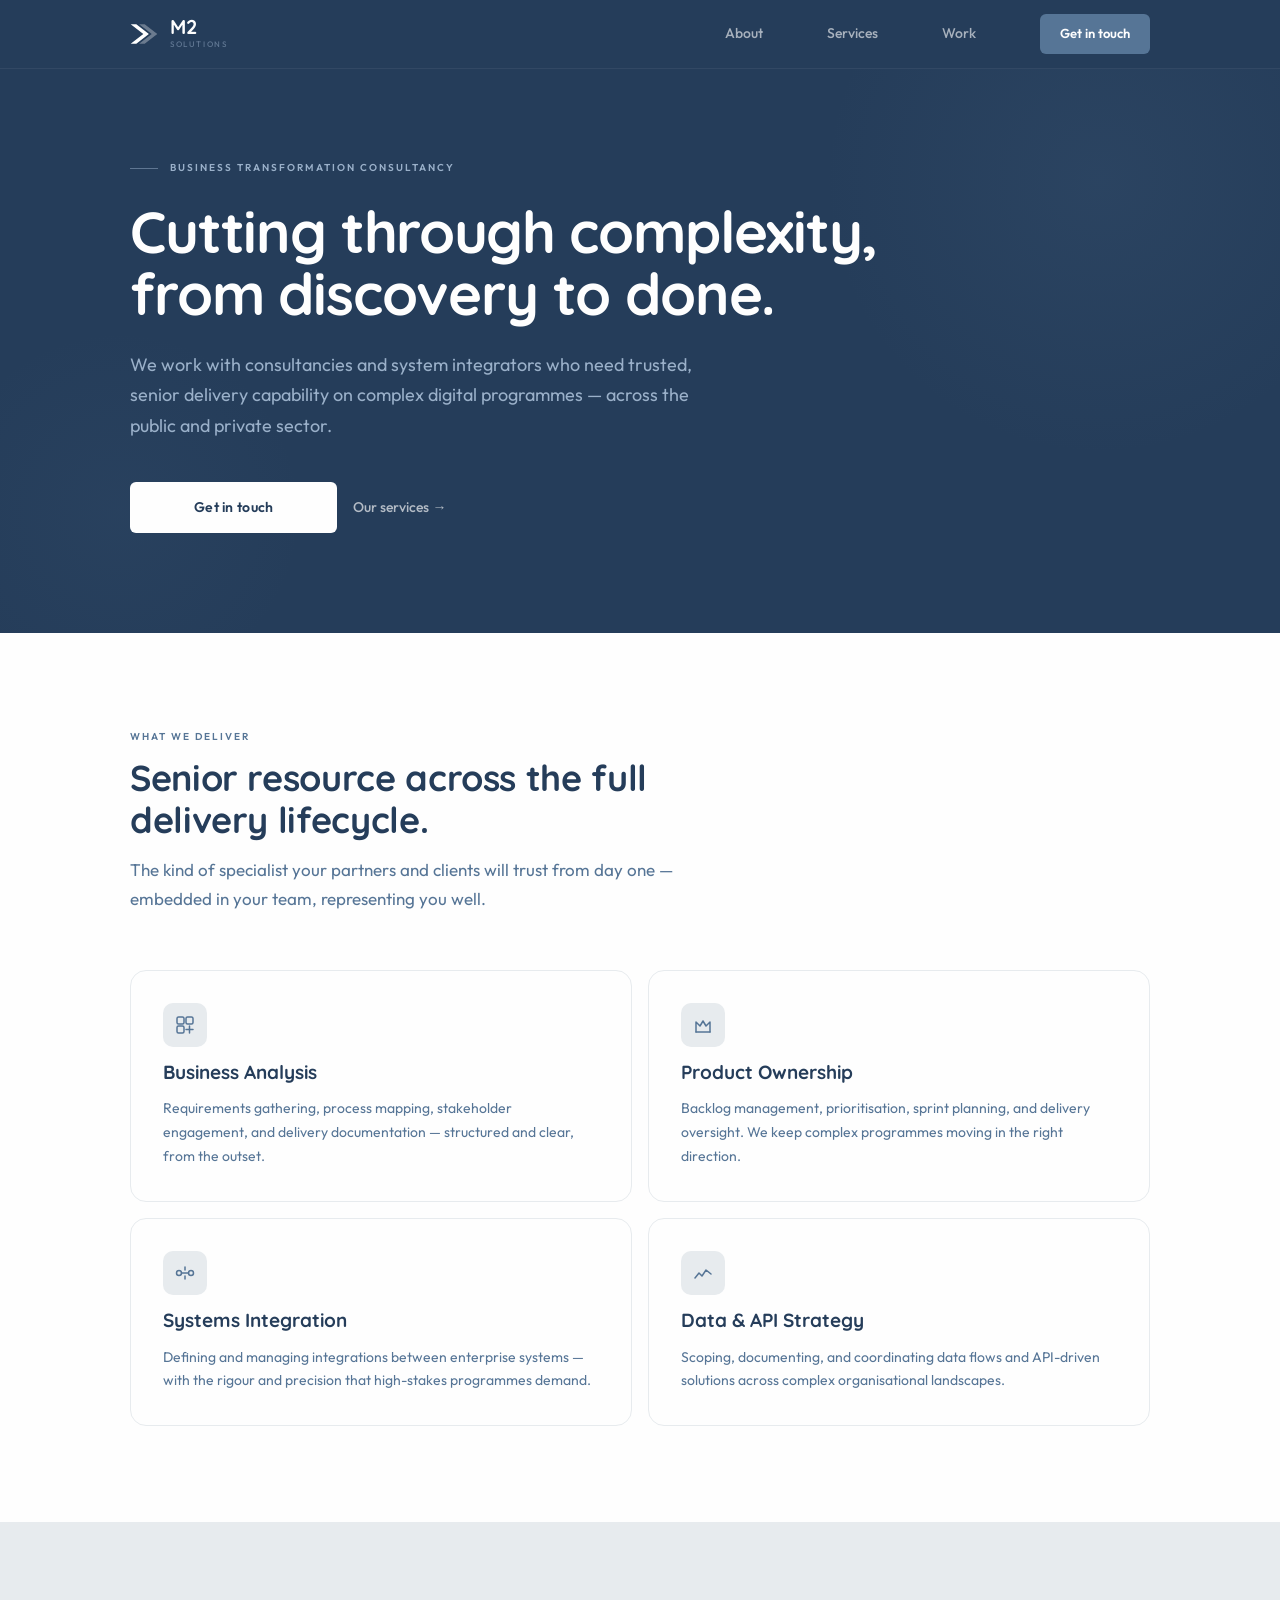
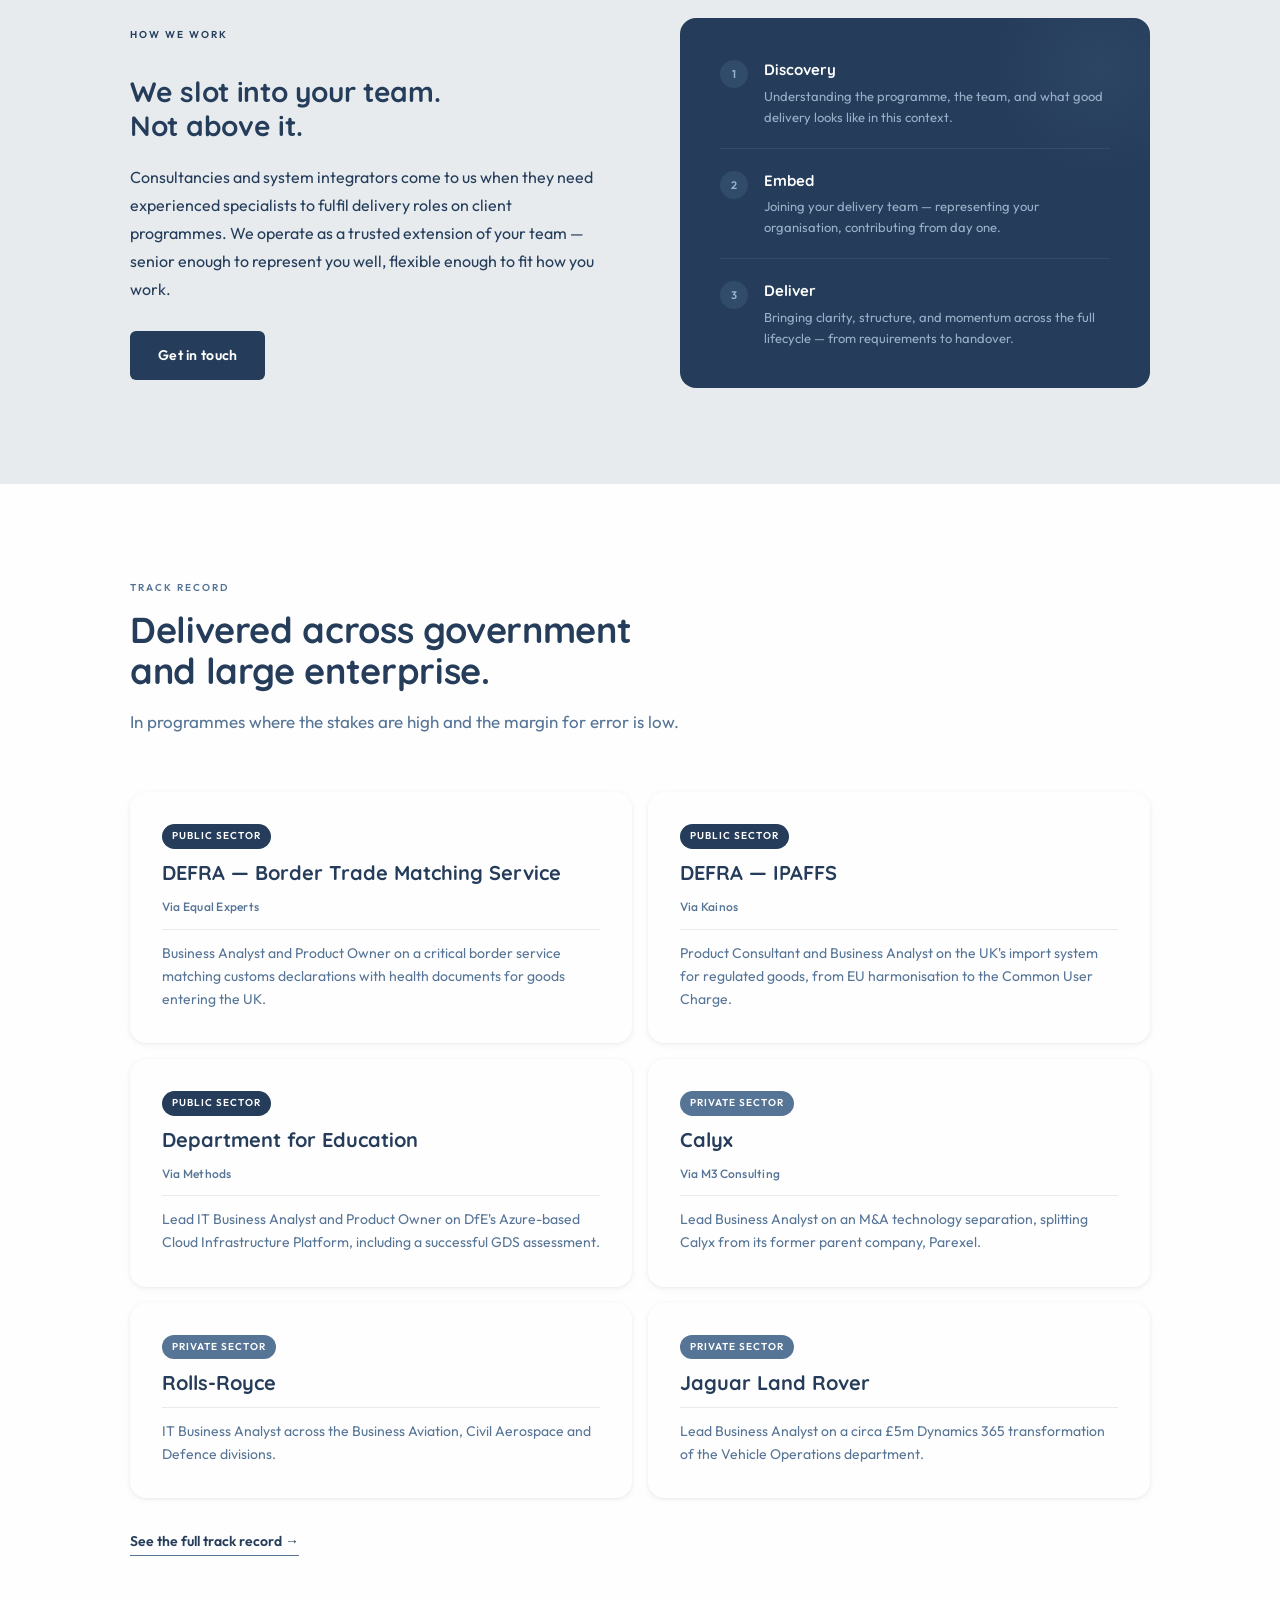
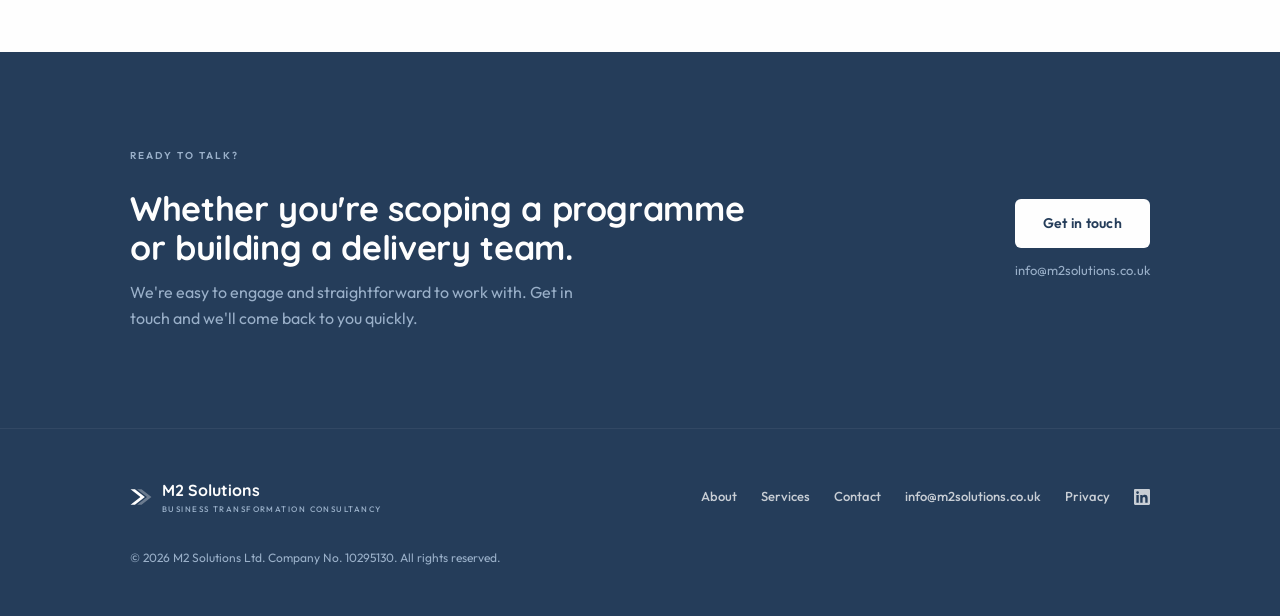
<file: index.html>
<!DOCTYPE html>
<html lang="en">
<head>
  <meta charset="UTF-8">
  <meta name="viewport" content="width=device-width, initial-scale=1.0">
  <script>document.documentElement.classList.add('js')</script>
  <title>M2 Solutions — Business Transformation Consultancy</title>
  <meta name="description" content="M2 Solutions brings order to complex digital programmes, from discovery through to delivery. Senior delivery capability for consultancies and system integrators.">

  <!-- Open Graph -->
  <meta property="og:type" content="website">
  <meta property="og:url" content="https://m2solutions.co.uk/">
  <meta property="og:title" content="M2 Solutions — Business Transformation Consultancy">
  <meta property="og:description" content="Senior delivery capability for consultancies and system integrators on complex digital programmes — across the public and private sector.">
  <meta property="og:image" content="https://m2solutions.co.uk/og-image.png">
  <meta property="og:image:width" content="1200">
  <meta property="og:image:height" content="630">
  <meta property="og:site_name" content="M2 Solutions">
  <meta name="twitter:card" content="summary_large_image">

  <!-- Structured data -->
  <script type="application/ld+json">
  {
    "@context": "https://schema.org",
    "@type": "Organization",
    "name": "M2 Solutions",
    "legalName": "M2 Solutions Ltd",
    "url": "https://m2solutions.co.uk/",
    "logo": "https://m2solutions.co.uk/logo.png",
    "email": "info@m2solutions.co.uk",
    "description": "Business transformation consultancy providing senior delivery capability — business analysis, product ownership, systems integration and data & API strategy — for consultancies and system integrators on complex digital programmes.",
    "address": {
      "@type": "PostalAddress",
      "streetAddress": "St James House, 65 Mere Green Road",
      "addressLocality": "Sutton Coldfield",
      "addressRegion": "West Midlands",
      "postalCode": "B75 5BY",
      "addressCountry": "GB"
    },
    "vatID": "GB257760084",
    "identifier": {
      "@type": "PropertyValue",
      "propertyID": "Companies House company number",
      "value": "10295130"
    },
    "sameAs": [
      "https://www.linkedin.com/company/m2-solutions-ltd/"
    ],
    "founder": {
      "@type": "Person",
      "name": "Matthew Morgan",
      "jobTitle": "Founder & Principal Consultant",
      "sameAs": [
        "https://www.linkedin.com/in/mattmorganuk/"
      ]
    }
  }
  </script>

  <!-- Canonical -->
  <link rel="canonical" href="https://m2solutions.co.uk/">

  <!-- Favicon -->
  <link rel="icon" type="image/svg+xml" href="favicon.svg">

  <!-- Fonts (self-hosted) -->
  <link rel="preload" href="fonts/quicksand-latin-wght-normal.woff2" as="font" type="font/woff2" crossorigin>
  <link rel="preload" href="fonts/outfit-latin-wght-normal.woff2" as="font" type="font/woff2" crossorigin>

  <link rel="stylesheet" href="style.css">
</head>
<body>

<a href="#main" class="skip-link">Skip to content</a>

<!-- ── NAV ──────────────────────────────────────────────── -->
<nav class="nav">
  <div class="container nav-inner">
    <a href="index.html" class="nav-logo" aria-label="M2 Solutions home">
      <svg width="28" height="28" viewBox="0 0 80 80" fill="none" aria-hidden="true">
        <path d="M2 12 L38 40 L2 68 L18 68 L54 40 L18 12 Z" fill="white"/>
        <path d="M26 12 L62 40 L26 68 L42 68 L78 40 L42 12 Z" fill="white" opacity="0.32"/>
      </svg>
      <div class="nav-logo-text">
        <span class="nav-logo-m2">M2</span>
        <span class="nav-logo-sol">Solutions</span>
      </div>
    </a>
    <div class="nav-links">
      <a href="about.html" class="nav-link">About</a>
      <a href="index.html#services" class="nav-link">Services</a>
      <a href="index.html#track-record" class="nav-link">Work</a>
      <a href="contact.html" class="nav-cta">Get in touch</a>
    </div>
    <button class="nav-hamburger" aria-label="Open menu" aria-expanded="false" aria-controls="mobile-menu">
      <span></span><span></span><span></span>
    </button>
  </div>
  <div class="nav-mobile" id="mobile-menu">
    <a href="about.html" class="nav-mobile-link">About</a>
    <a href="index.html#services" class="nav-mobile-link">Services</a>
    <a href="index.html#track-record" class="nav-mobile-link">Work</a>
    <a href="contact.html" class="nav-mobile-cta">Get in touch</a>
  </div>
</nav>

<main id="main" tabindex="-1">


<!-- ── HERO ─────────────────────────────────────────────── -->
<section class="hero">
  <div class="container">
    <div class="hero-inner">
      <div class="hero-eyebrow">Business Transformation Consultancy</div>
      <h1 class="hero-h1">Cutting through complexity,<br>from discovery to done.</h1>
      <p class="hero-sub">We work with consultancies and system integrators who need trusted, senior delivery capability on complex digital programmes — across the public and private sector.</p>
      <div class="hero-actions">
        <a href="contact.html" class="hero-btn">Get in touch</a>
        <a href="#services" class="hero-btn-ghost">Our services →</a>
      </div>
    </div>
  </div>
</section>


<!-- ── SERVICES ──────────────────────────────────────────── -->
<section class="section section-white" id="services">
  <div class="container">
    <div class="fade-up">
      <div class="section-eyebrow">What we deliver</div>
      <h2 class="section-h2">Senior resource across the full <br class="br-wide">delivery lifecycle.</h2>
      <p class="section-intro">The kind of specialist your partners and clients will trust from day one — embedded in your team, representing you well.</p>
    </div>
    <div class="services-grid">

      <div class="service-card fade-up fade-up-delay-1">
        <div class="service-icon">
          <svg width="22" height="22" viewBox="0 0 22 22" fill="none" aria-hidden="true">
            <rect x="3" y="3" width="7" height="7" rx="1.5" stroke="#567596" stroke-width="1.5"/>
            <rect x="12" y="3" width="7" height="7" rx="1.5" stroke="#567596" stroke-width="1.5"/>
            <rect x="3" y="12" width="7" height="7" rx="1.5" stroke="#567596" stroke-width="1.5"/>
            <path d="M15.5 12v7M12 15.5h7" stroke="#567596" stroke-width="1.5" stroke-linecap="round"/>
          </svg>
        </div>
        <h3 class="service-title">Business Analysis</h3>
        <div class="service-body">Requirements gathering, process mapping, stakeholder engagement, and delivery documentation — structured and clear, from the outset.</div>
      </div>

      <div class="service-card fade-up fade-up-delay-2">
        <div class="service-icon">
          <svg width="22" height="22" viewBox="0 0 22 22" fill="none" aria-hidden="true">
            <path d="M4 18V8l4 4 3-5 3 5 4-4v10" stroke="#567596" stroke-width="1.5" stroke-linecap="round" stroke-linejoin="round"/>
            <path d="M4 18h14" stroke="#567596" stroke-width="1.5" stroke-linecap="round"/>
          </svg>
        </div>
        <h3 class="service-title">Product Ownership</h3>
        <div class="service-body">Backlog management, prioritisation, sprint planning, and delivery oversight. We keep complex programmes moving in the right direction.</div>
      </div>

      <div class="service-card fade-up fade-up-delay-1">
        <div class="service-icon">
          <svg width="22" height="22" viewBox="0 0 22 22" fill="none" aria-hidden="true">
            <circle cx="5" cy="11" r="2.5" stroke="#567596" stroke-width="1.5"/>
            <circle cx="17" cy="11" r="2.5" stroke="#567596" stroke-width="1.5"/>
            <path d="M7.5 11h7" stroke="#567596" stroke-width="1.5" stroke-linecap="round"/>
            <path d="M11 5v3M11 14v3" stroke="#567596" stroke-width="1.5" stroke-linecap="round"/>
          </svg>
        </div>
        <h3 class="service-title">Systems Integration</h3>
        <div class="service-body">Defining and managing integrations between enterprise systems — with the rigour and precision that high-stakes programmes demand.</div>
      </div>

      <div class="service-card fade-up fade-up-delay-2">
        <div class="service-icon">
          <svg width="22" height="22" viewBox="0 0 22 22" fill="none" aria-hidden="true">
            <path d="M3 16l4-5 3 3 4-6 5 4" stroke="#567596" stroke-width="1.5" stroke-linecap="round" stroke-linejoin="round"/>
          </svg>
        </div>
        <h3 class="service-title">Data & API Strategy</h3>
        <div class="service-body">Scoping, documenting, and coordinating data flows and API-driven solutions across complex organisational landscapes.</div>
      </div>

    </div>
  </div>
</section>


<!-- ── HOW WE WORK ────────────────────────────────────────── -->
<section class="section section-cloud" id="how-we-work">
  <div class="container">
    <div class="how-grid">
      <div class="how-text fade-up">
        <div class="section-eyebrow">How we work</div>
        <h2 class="how-statement">We slot into your team.<br>Not above it.</h2>
        <p class="how-body">Consultancies and system integrators come to us when they need experienced specialists to fulfil delivery roles on client programmes. We operate as a trusted extension of your team — senior enough to represent you well, flexible enough to fit how you work.</p>
        <a href="contact.html" class="btn btn-primary btn-spaced how-cta">Get in touch</a>
      </div>
      <div class="how-visual fade-up fade-up-delay-1">
        <div class="how-step">
          <div class="how-step-num">1</div>
          <div class="how-step-text">
            <h3 class="how-step-label">Discovery</h3>
            <div class="how-step-desc">Understanding the programme, the team, and what good delivery looks like in this context.</div>
          </div>
        </div>
        <div class="how-divider"></div>
        <div class="how-step">
          <div class="how-step-num">2</div>
          <div class="how-step-text">
            <h3 class="how-step-label">Embed</h3>
            <div class="how-step-desc">Joining your delivery team — representing your organisation, contributing from day one.</div>
          </div>
        </div>
        <div class="how-divider"></div>
        <div class="how-step">
          <div class="how-step-num">3</div>
          <div class="how-step-text">
            <h3 class="how-step-label">Deliver</h3>
            <div class="how-step-desc">Bringing clarity, structure, and momentum across the full lifecycle — from requirements to handover.</div>
          </div>
        </div>
      </div>
    </div>
  </div>
</section>


<!-- ── TRACK RECORD ───────────────────────────────────────── -->
<section class="section section-white" id="track-record">
  <div class="container">
    <div class="fade-up">
      <div class="section-eyebrow">Track record</div>
      <h2 class="section-h2">Delivered across government <br class="br-wide">and large enterprise.</h2>
      <p class="section-intro">In programmes where the stakes are high and the margin for error is low.</p>
    </div>
    <div class="track-grid">

      <div class="track-card fade-up fade-up-delay-1">
        <span class="track-sector">Public Sector</span>
        <h3 class="track-client">DEFRA — Border Trade Matching Service</h3>
        <div class="track-partner">Via Equal Experts</div>
        <div class="track-divider"></div>
        <div class="track-body">Business Analyst and Product Owner on a critical border service matching customs declarations with health documents for goods entering the UK.</div>
      </div>

      <div class="track-card fade-up fade-up-delay-2">
        <span class="track-sector">Public Sector</span>
        <h3 class="track-client">DEFRA — IPAFFS</h3>
        <div class="track-partner">Via Kainos</div>
        <div class="track-divider"></div>
        <div class="track-body">Product Consultant and Business Analyst on the UK's import system for regulated goods, from EU harmonisation to the Common User Charge.</div>
      </div>

      <div class="track-card fade-up fade-up-delay-1">
        <span class="track-sector">Public Sector</span>
        <h3 class="track-client">Department for Education</h3>
        <div class="track-partner">Via Methods</div>
        <div class="track-divider"></div>
        <div class="track-body">Lead IT Business Analyst and Product Owner on DfE's Azure-based Cloud Infrastructure Platform, including a successful GDS assessment.</div>
      </div>

      <div class="track-card fade-up fade-up-delay-2">
        <span class="track-sector track-sector-private">Private Sector</span>
        <h3 class="track-client">Calyx</h3>
        <div class="track-partner">Via M3 Consulting</div>
        <div class="track-divider"></div>
        <div class="track-body">Lead Business Analyst on an M&A technology separation, splitting Calyx from its former parent company, Parexel.</div>
      </div>

      <div class="track-card fade-up fade-up-delay-1">
        <span class="track-sector track-sector-private">Private Sector</span>
        <h3 class="track-client">Rolls-Royce</h3>
        <div class="track-divider"></div>
        <div class="track-body">IT Business Analyst across the Business Aviation, Civil Aerospace and Defence divisions.</div>
      </div>

      <div class="track-card fade-up fade-up-delay-2">
        <span class="track-sector track-sector-private">Private Sector</span>
        <h3 class="track-client">Jaguar Land Rover</h3>
        <div class="track-divider"></div>
        <div class="track-body">Lead Business Analyst on a circa £5m Dynamics 365 transformation of the Vehicle Operations department.</div>
      </div>

    </div>
    <a href="about.html#track-record" class="track-more fade-up">See the full track record →</a>
  </div>
</section>


<!-- ── CTA ───────────────────────────────────────────────── -->
<section class="section section-navy">
  <div class="container">
    <div class="cta-inner fade-up">
      <div class="cta-text">
        <div class="section-eyebrow section-eyebrow-inv">Ready to talk?</div>
        <h2 class="cta-h2">Whether you're scoping a programme <br class="br-wide">or building a delivery team.</h2>
        <p class="cta-sub">We're easy to engage and straightforward to work with. Get in touch and we'll come back to you quickly.</p>
      </div>
      <div class="cta-actions">
        <a href="contact.html" class="btn btn-primary-inv">Get in touch</a>
        <a href="mailto:info@m2solutions.co.uk" class="cta-email">info@m2solutions.co.uk</a>
      </div>
    </div>
  </div>
</section>

</main>


<!-- ── FOOTER ─────────────────────────────────────────────── -->
<footer class="footer">
  <div class="container footer-inner">
    <div class="footer-logo">
      <svg width="22" height="22" viewBox="0 0 80 80" fill="none" aria-hidden="true">
        <path d="M2 12 L38 40 L2 68 L18 68 L54 40 L18 12 Z" fill="white"/>
        <path d="M26 12 L62 40 L26 68 L42 68 L78 40 L42 12 Z" fill="white" opacity="0.32"/>
      </svg>
      <div>
        <div class="footer-m2">M2 Solutions</div>
        <div class="footer-sol">Business Transformation Consultancy</div>
      </div>
    </div>
    <div class="footer-links">
      <a href="about.html" class="footer-link">About</a>
      <a href="index.html#services" class="footer-link">Services</a>
      <a href="contact.html" class="footer-link">Contact</a>
      <a href="mailto:info@m2solutions.co.uk" class="footer-link">info@m2solutions.co.uk</a>
      <a href="privacy.html" class="footer-link">Privacy</a>
      <a href="https://www.linkedin.com/company/m2-solutions-ltd/" class="footer-linkedin" target="_blank" rel="noopener noreferrer" aria-label="M2 Solutions on LinkedIn">
        <svg width="16" height="16" viewBox="0 0 24 24" fill="currentColor" aria-hidden="true">
          <path d="M20.447 20.452h-3.554v-5.569c0-1.328-.027-3.037-1.852-3.037-1.853 0-2.136 1.445-2.136 2.939v5.667H9.351V9h3.414v1.561h.046c.477-.9 1.637-1.85 3.37-1.85 3.601 0 4.267 2.37 4.267 5.455v6.286zM5.337 7.433a2.062 2.062 0 01-2.063-2.065 2.064 2.064 0 112.063 2.065zm1.782 13.019H3.555V9h3.564v11.452zM22.225 0H1.771C.792 0 0 .774 0 1.729v20.542C0 23.227.792 24 1.771 24h20.451C23.2 24 24 23.227 24 22.271V1.729C24 .774 23.2 0 22.222 0h.003z"/>
        </svg>
      </a>
    </div>
    <div class="footer-copy">© <span id="year"></span> M2 Solutions Ltd. Company No. 10295130. All rights reserved.</div>
  </div>
</footer>


<script src="script.js"></script>
</body>
</html>
</file>
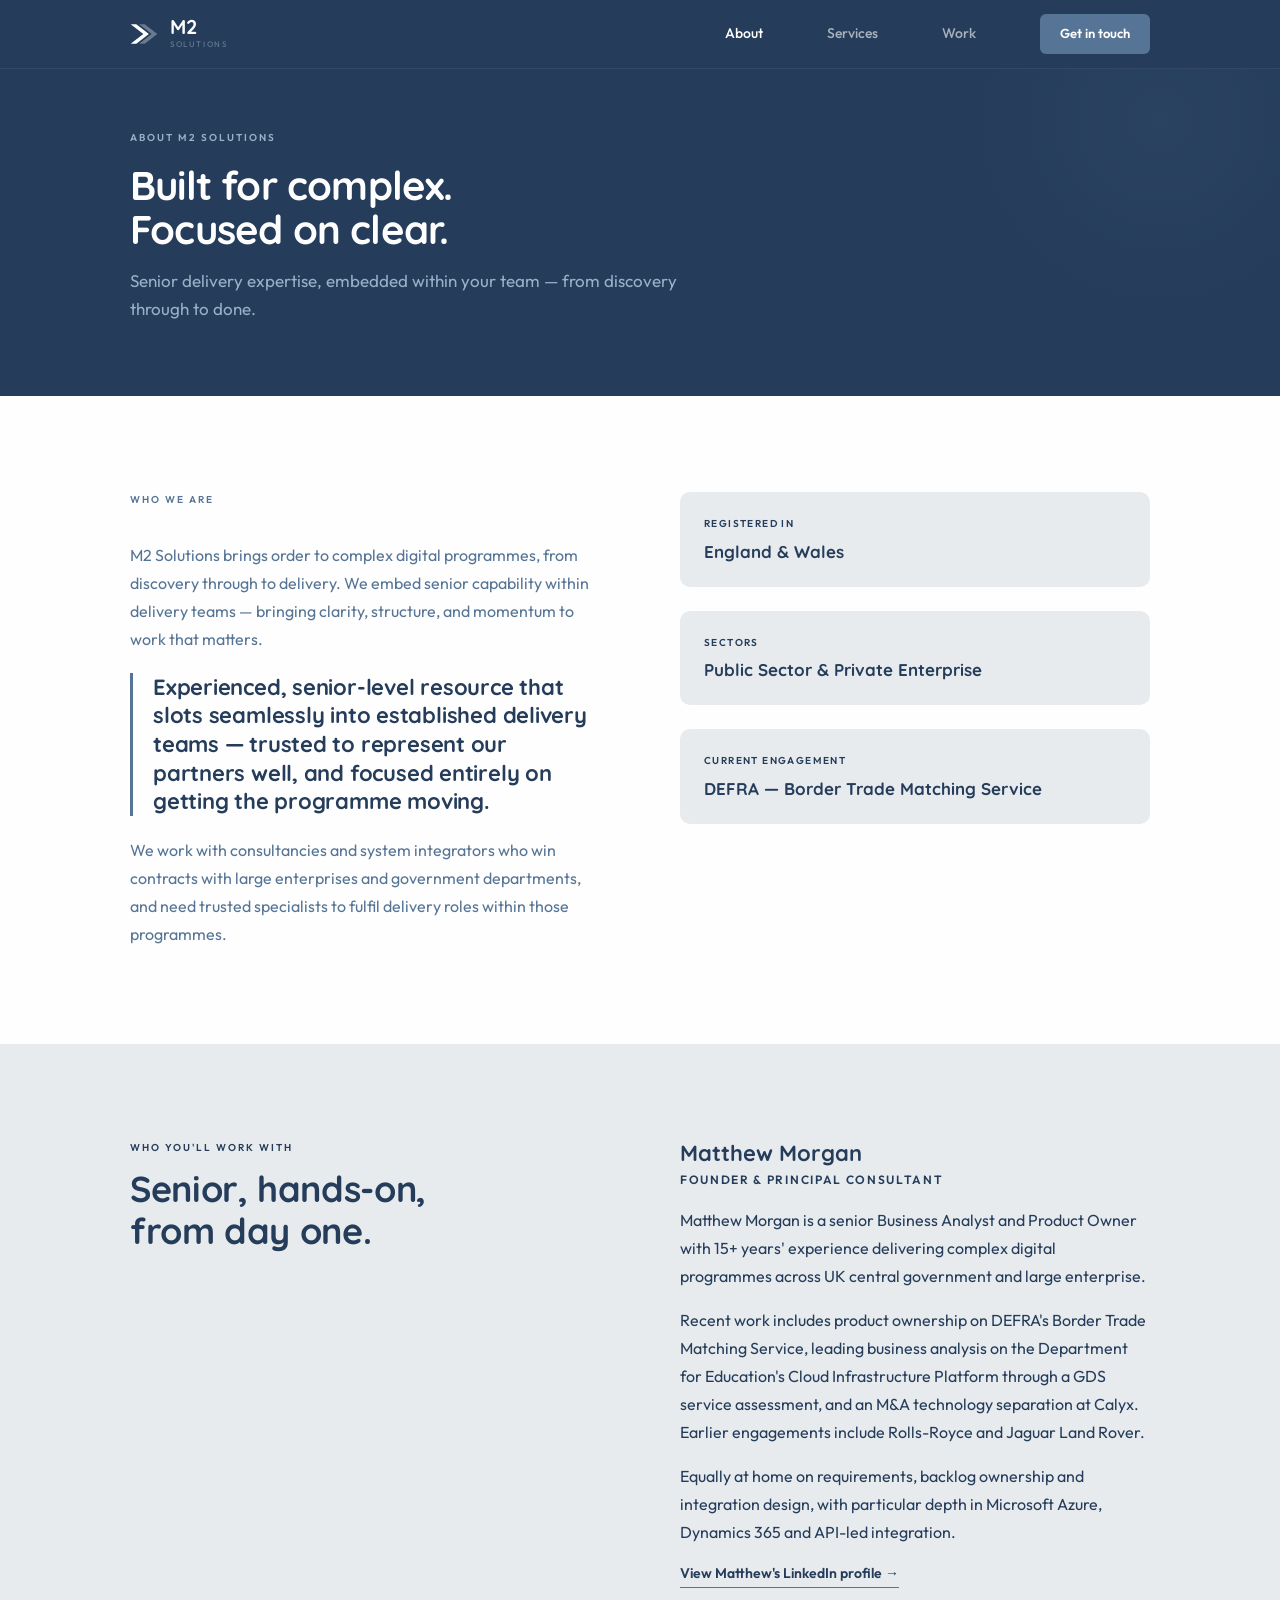
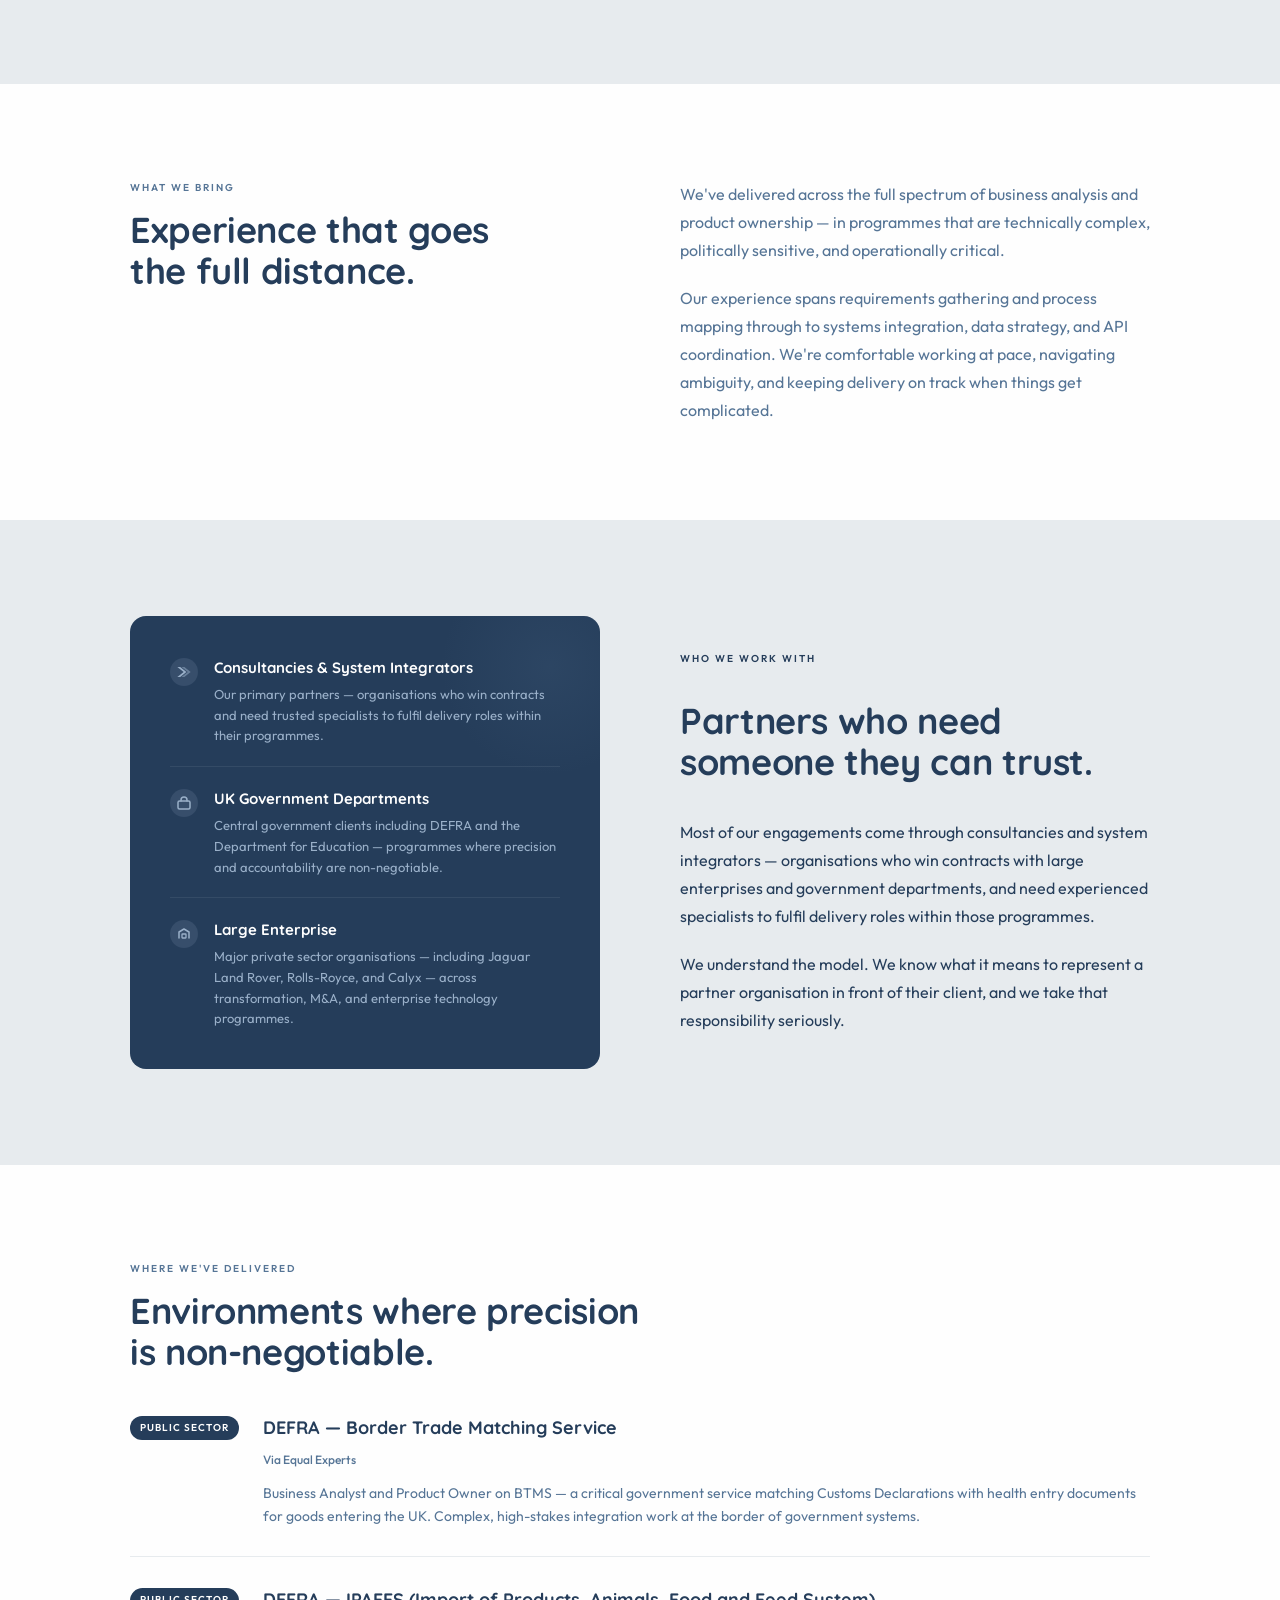
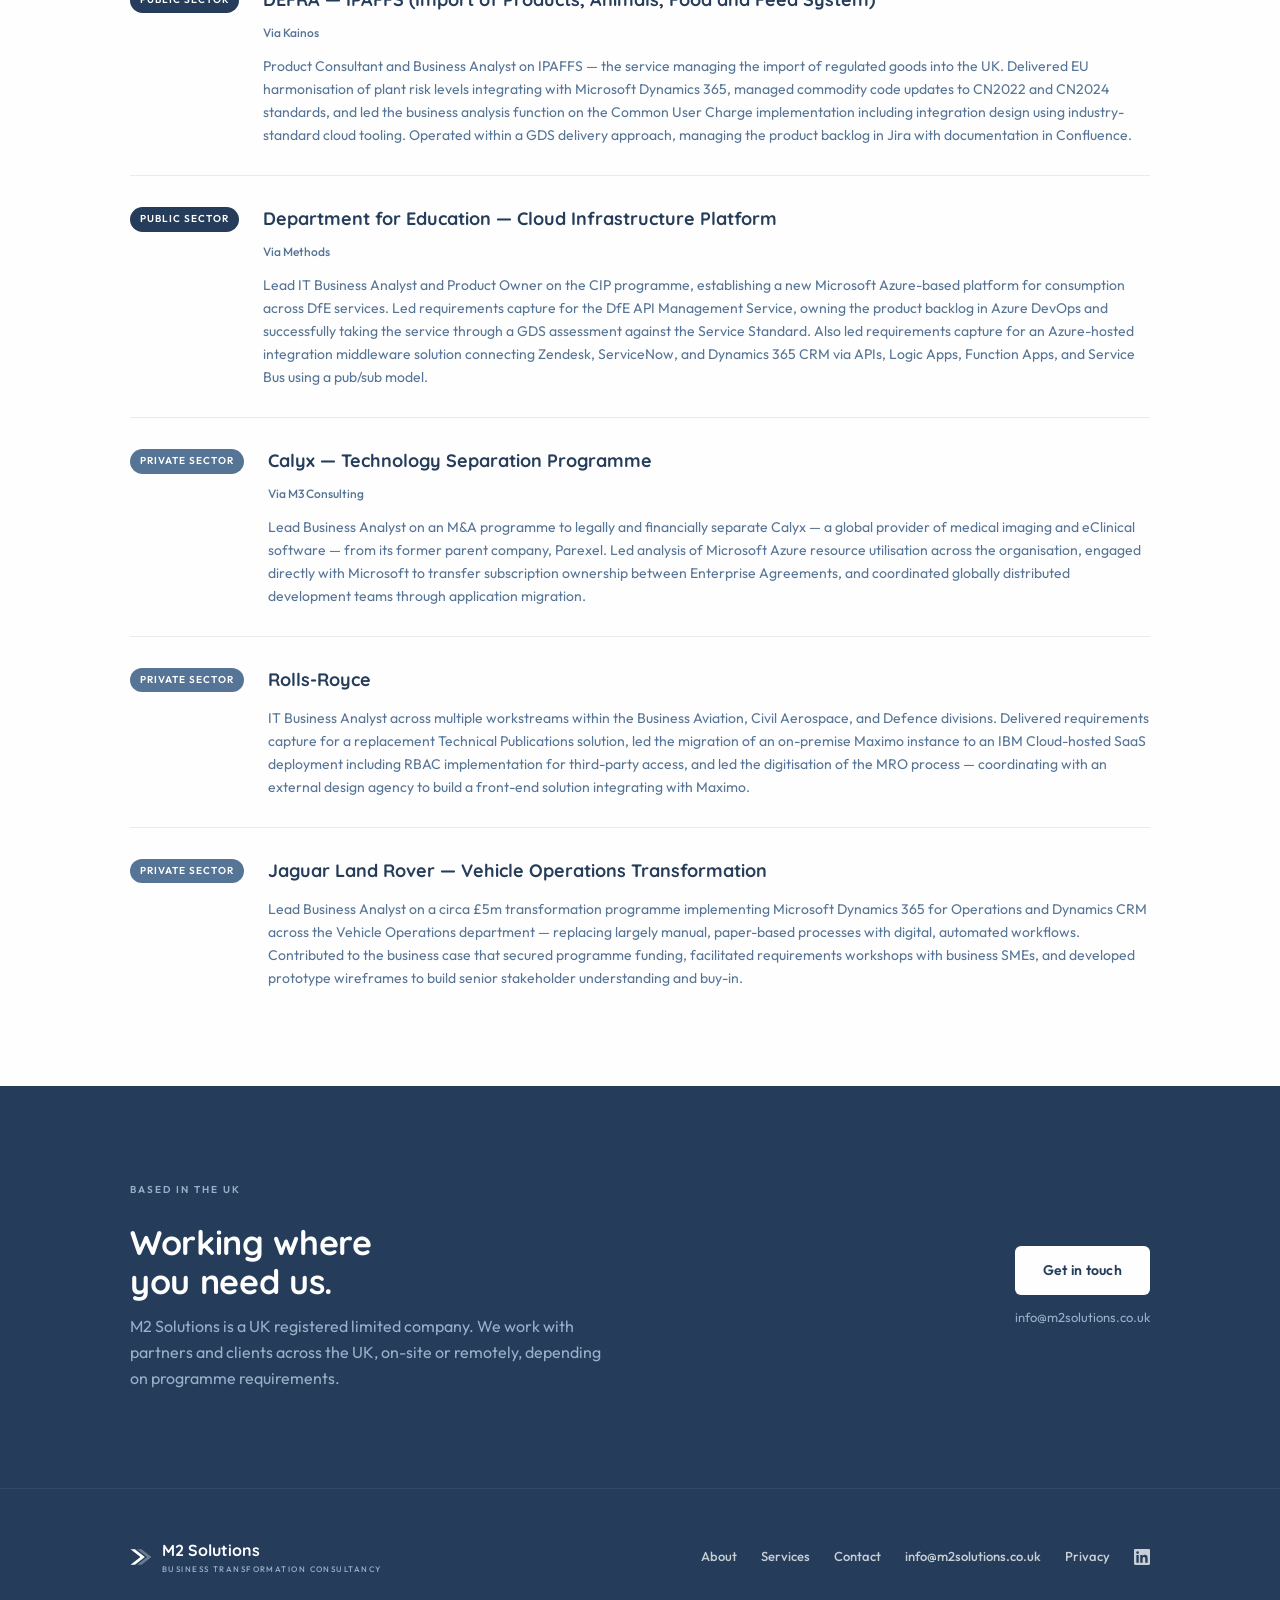
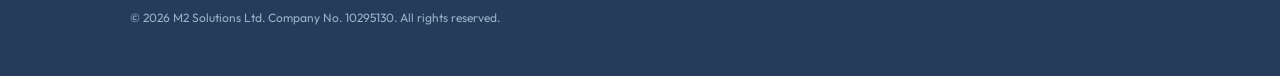
<file: about.html>
<!DOCTYPE html>
<html lang="en">
<head>
  <meta charset="UTF-8">
  <meta name="viewport" content="width=device-width, initial-scale=1.0">
  <script>document.documentElement.classList.add('js')</script>
  <title>About — M2 Solutions</title>
  <meta name="description" content="M2 Solutions brings order to complex digital programmes, from discovery through to delivery. Learn about who we are and how we work.">

  <!-- Open Graph -->
  <meta property="og:type" content="website">
  <meta property="og:url" content="https://m2solutions.co.uk/about.html">
  <meta property="og:title" content="About — M2 Solutions">
  <meta property="og:description" content="Senior delivery expertise, embedded within your team — from discovery through to done.">
  <meta property="og:image" content="https://m2solutions.co.uk/og-image.png">
  <meta property="og:image:width" content="1200">
  <meta property="og:image:height" content="630">
  <meta property="og:site_name" content="M2 Solutions">
  <meta name="twitter:card" content="summary_large_image">

  <!-- Canonical -->
  <link rel="canonical" href="https://m2solutions.co.uk/about.html">

  <!-- Favicon -->
  <link rel="icon" type="image/svg+xml" href="favicon.svg">

  <!-- Fonts (self-hosted) -->
  <link rel="preload" href="fonts/quicksand-latin-wght-normal.woff2" as="font" type="font/woff2" crossorigin>
  <link rel="preload" href="fonts/outfit-latin-wght-normal.woff2" as="font" type="font/woff2" crossorigin>

  <link rel="stylesheet" href="style.css">
</head>
<body>

<a href="#main" class="skip-link">Skip to content</a>

<!-- ── NAV ──────────────────────────────────────────────── -->
<nav class="nav">
  <div class="container nav-inner">
    <a href="index.html" class="nav-logo" aria-label="M2 Solutions home">
      <svg width="28" height="28" viewBox="0 0 80 80" fill="none" aria-hidden="true">
        <path d="M2 12 L38 40 L2 68 L18 68 L54 40 L18 12 Z" fill="white"/>
        <path d="M26 12 L62 40 L26 68 L42 68 L78 40 L42 12 Z" fill="white" opacity="0.32"/>
      </svg>
      <div class="nav-logo-text">
        <span class="nav-logo-m2">M2</span>
        <span class="nav-logo-sol">Solutions</span>
      </div>
    </a>
    <div class="nav-links">
      <a href="about.html" class="nav-link">About</a>
      <a href="index.html#services" class="nav-link">Services</a>
      <a href="index.html#track-record" class="nav-link">Work</a>
      <a href="contact.html" class="nav-cta">Get in touch</a>
    </div>
    <button class="nav-hamburger" aria-label="Open menu" aria-expanded="false" aria-controls="mobile-menu">
      <span></span><span></span><span></span>
    </button>
  </div>
  <div class="nav-mobile" id="mobile-menu">
    <a href="about.html" class="nav-mobile-link">About</a>
    <a href="index.html#services" class="nav-mobile-link">Services</a>
    <a href="index.html#track-record" class="nav-mobile-link">Work</a>
    <a href="contact.html" class="nav-mobile-cta">Get in touch</a>
  </div>
</nav>

<main id="main" tabindex="-1">


<!-- ── PAGE HERO ─────────────────────────────────────────── -->
<section class="page-hero">
  <div class="container">
    <div class="page-hero-eyebrow">About M2 Solutions</div>
    <h1 class="page-hero-h1">Built for complex.<br>Focused on clear.</h1>
    <p class="page-hero-sub">Senior delivery expertise, embedded within your team — from discovery through to done.</p>
  </div>
</section>


<!-- ── WHO WE ARE ─────────────────────────────────────────── -->
<section class="section section-white" id="who-we-are">
  <div class="container">
    <div class="about-grid">
      <div class="about-body fade-up">
        <h2 class="section-eyebrow">Who we are</h2>
        <p class="about-p">M2 Solutions brings order to complex digital programmes, from discovery through to delivery. We embed senior capability within delivery teams — bringing clarity, structure, and momentum to work that matters.</p>
        <div class="about-statement">Experienced, senior-level resource that slots seamlessly into established delivery teams — trusted to represent our partners well, and focused entirely on getting the programme moving.</div>
        <p class="about-p">We work with consultancies and system integrators who win contracts with large enterprises and government departments, and need trusted specialists to fulfil delivery roles within those programmes.</p>
      </div>
      <div class="about-sidebar fade-up fade-up-delay-1">
        <div class="about-fact">
          <div class="about-fact-label">Registered in</div>
          <div class="about-fact-value">England & Wales</div>
        </div>
        <div class="about-fact">
          <div class="about-fact-label">Sectors</div>
          <div class="about-fact-value">Public Sector & Private Enterprise</div>
        </div>
        <div class="about-fact">
          <div class="about-fact-label">Current engagement</div>
          <div class="about-fact-value">DEFRA — Border Trade Matching Service</div>
        </div>
      </div>
    </div>
  </div>
</section>


<!-- ── WHO YOU'LL WORK WITH ──────────────────────────────── -->
<section class="section section-cloud" id="who-youll-work-with">
  <div class="container">
    <div class="about-grid">
      <div class="fade-up">
        <div class="section-eyebrow">Who you'll work with</div>
        <h2 class="section-h2">Senior, hands-on,<br>from day one.</h2>
      </div>
      <div class="person fade-up fade-up-delay-1">
        <h3 class="person-name">Matthew Morgan</h3>
        <div class="person-role">Founder &amp; Principal Consultant</div>
        <p class="about-p">Matthew Morgan is a senior Business Analyst and Product Owner with 15+ years' experience delivering complex digital programmes across UK central government and large enterprise.</p>
        <p class="about-p">Recent work includes product ownership on DEFRA's Border Trade Matching Service, leading business analysis on the Department for Education's Cloud Infrastructure Platform through a GDS service assessment, and an M&amp;A technology separation at Calyx. Earlier engagements include Rolls-Royce and Jaguar Land Rover.</p>
        <p class="about-p">Equally at home on requirements, backlog ownership and integration design, with particular depth in Microsoft Azure, Dynamics 365 and API-led integration.</p>
        <a href="https://www.linkedin.com/in/mattmorganuk/" class="person-link" target="_blank" rel="noopener noreferrer">View Matthew's LinkedIn profile →</a>
      </div>
    </div>
  </div>
</section>


<!-- ── WHAT WE BRING ──────────────────────────────────────── -->
<section class="section section-white" id="what-we-bring">
  <div class="container">
    <div class="about-grid">
      <div class="fade-up">
        <div class="section-eyebrow">What we bring</div>
        <h2 class="section-h2">Experience that goes <br class="br-wide">the full distance.</h2>
      </div>
      <div class="about-body fade-up fade-up-delay-1">
        <p class="about-p">We've delivered across the full spectrum of business analysis and product ownership — in programmes that are technically complex, politically sensitive, and operationally critical.</p>
        <p class="about-p">Our experience spans requirements gathering and process mapping through to systems integration, data strategy, and API coordination. We're comfortable working at pace, navigating ambiguity, and keeping delivery on track when things get complicated.</p>
      </div>
    </div>
  </div>
</section>


<!-- ── WHO WE WORK WITH ───────────────────────────────────── -->
<section class="section section-cloud" id="who-we-work-with">
  <div class="container">
    <div class="about-grid about-grid-center">
      <div class="how-visual fade-up">
        <div class="how-step">
          <div class="how-step-num how-step-icon">
            <svg width="14" height="14" viewBox="0 0 80 80" fill="none" aria-hidden="true">
              <path d="M2 12 L38 40 L2 68 L18 68 L54 40 L18 12 Z" fill="#9ab0c9"/>
              <path d="M26 12 L62 40 L26 68 L42 68 L78 40 L42 12 Z" fill="#9ab0c9" opacity="0.5"/>
            </svg>
          </div>
          <div class="how-step-text">
            <div class="how-step-label">Consultancies & System Integrators</div>
            <div class="how-step-desc">Our primary partners — organisations who win contracts and need trusted specialists to fulfil delivery roles within their programmes.</div>
          </div>
        </div>
        <div class="how-divider"></div>
        <div class="how-step">
          <div class="how-step-num how-step-icon">
            <svg width="14" height="14" viewBox="0 0 14 14" fill="none" aria-hidden="true">
              <rect x="1" y="5" width="12" height="8" rx="1.5" stroke="#9ab0c9" stroke-width="1.5"/>
              <path d="M4 5V4a3 3 0 016 0v1" stroke="#9ab0c9" stroke-width="1.5" stroke-linecap="round"/>
            </svg>
          </div>
          <div class="how-step-text">
            <div class="how-step-label">UK Government Departments</div>
            <div class="how-step-desc">Central government clients including DEFRA and the Department for Education — programmes where precision and accountability are non-negotiable.</div>
          </div>
        </div>
        <div class="how-divider"></div>
        <div class="how-step">
          <div class="how-step-num how-step-icon">
            <svg width="14" height="14" viewBox="0 0 14 14" fill="none" aria-hidden="true">
              <path d="M2 11V5l5-3 5 3v6" stroke="#9ab0c9" stroke-width="1.5" stroke-linecap="round" stroke-linejoin="round"/>
              <rect x="5" y="7" width="4" height="4" rx="0.5" stroke="#9ab0c9" stroke-width="1.3"/>
            </svg>
          </div>
          <div class="how-step-text">
            <div class="how-step-label">Large Enterprise</div>
            <div class="how-step-desc">Major private sector organisations — including Jaguar Land Rover, Rolls-Royce, and Calyx — across transformation, M&A, and enterprise technology programmes.</div>
          </div>
        </div>
      </div>
      <div class="about-body fade-up fade-up-delay-1">
        <div class="section-eyebrow">Who we work with</div>
        <h2 class="section-h2">Partners who need <br class="br-wide">someone they can trust.</h2>
        <p class="about-p">Most of our engagements come through consultancies and system integrators — organisations who win contracts with large enterprises and government departments, and need experienced specialists to fulfil delivery roles within those programmes.</p>
        <p class="about-p">We understand the model. We know what it means to represent a partner organisation in front of their client, and we take that responsibility seriously.</p>
      </div>
    </div>
  </div>
</section>


<!-- ── WHERE WE'VE DELIVERED ──────────────────────────────── -->
<section class="section section-white" id="track-record">
  <div class="container">
    <div class="fade-up">
      <div class="section-eyebrow">Where we've delivered</div>
      <h2 class="section-h2">Environments where precision <br class="br-wide">is non-negotiable.</h2>
    </div>
    <div class="delivered-list">

      <div class="delivered-item fade-up">
        <span class="delivered-sector-pill">Public Sector</span>
        <div class="delivered-text">
          <h3 class="delivered-client">DEFRA — Border Trade Matching Service</h3>
          <div class="delivered-partner">Via Equal Experts</div>
          <div class="delivered-desc">Business Analyst and Product Owner on BTMS — a critical government service matching Customs Declarations with health entry documents for goods entering the UK. Complex, high-stakes integration work at the border of government systems.</div>
        </div>
      </div>

      <div class="delivered-item fade-up">
        <span class="delivered-sector-pill">Public Sector</span>
        <div class="delivered-text">
          <h3 class="delivered-client">DEFRA — IPAFFS (Import of Products, Animals, Food and Feed System)</h3>
          <div class="delivered-partner">Via Kainos</div>
          <div class="delivered-desc">Product Consultant and Business Analyst on IPAFFS — the service managing the import of regulated goods into the UK. Delivered EU harmonisation of plant risk levels integrating with Microsoft Dynamics 365, managed commodity code updates to CN2022 and CN2024 standards, and led the business analysis function on the Common User Charge implementation including integration design using industry-standard cloud tooling. Operated within a GDS delivery approach, managing the product backlog in Jira with documentation in Confluence.</div>
        </div>
      </div>

      <div class="delivered-item fade-up">
        <span class="delivered-sector-pill">Public Sector</span>
        <div class="delivered-text">
          <h3 class="delivered-client">Department for Education — Cloud Infrastructure Platform</h3>
          <div class="delivered-partner">Via Methods</div>
          <div class="delivered-desc">Lead IT Business Analyst and Product Owner on the CIP programme, establishing a new Microsoft Azure-based platform for consumption across DfE services. Led requirements capture for the DfE API Management Service, owning the product backlog in Azure DevOps and successfully taking the service through a GDS assessment against the Service Standard. Also led requirements capture for an Azure-hosted integration middleware solution connecting Zendesk, ServiceNow, and Dynamics 365 CRM via APIs, Logic Apps, Function Apps, and Service Bus using a pub/sub model.</div>
        </div>
      </div>

      <div class="delivered-item fade-up">
        <span class="delivered-sector-pill private">Private Sector</span>
        <div class="delivered-text">
          <h3 class="delivered-client">Calyx — Technology Separation Programme</h3>
          <div class="delivered-partner">Via M3 Consulting</div>
          <div class="delivered-desc">Lead Business Analyst on an M&A programme to legally and financially separate Calyx — a global provider of medical imaging and eClinical software — from its former parent company, Parexel. Led analysis of Microsoft Azure resource utilisation across the organisation, engaged directly with Microsoft to transfer subscription ownership between Enterprise Agreements, and coordinated globally distributed development teams through application migration.</div>
        </div>
      </div>

      <div class="delivered-item fade-up">
        <span class="delivered-sector-pill private">Private Sector</span>
        <div class="delivered-text">
          <h3 class="delivered-client">Rolls-Royce</h3>
          <div class="delivered-desc">IT Business Analyst across multiple workstreams within the Business Aviation, Civil Aerospace, and Defence divisions. Delivered requirements capture for a replacement Technical Publications solution, led the migration of an on-premise Maximo instance to an IBM Cloud-hosted SaaS deployment including RBAC implementation for third-party access, and led the digitisation of the MRO process — coordinating with an external design agency to build a front-end solution integrating with Maximo.</div>
        </div>
      </div>

      <div class="delivered-item fade-up">
        <span class="delivered-sector-pill private">Private Sector</span>
        <div class="delivered-text">
          <h3 class="delivered-client">Jaguar Land Rover — Vehicle Operations Transformation</h3>
          <div class="delivered-desc">Lead Business Analyst on a circa £5m transformation programme implementing Microsoft Dynamics 365 for Operations and Dynamics CRM across the Vehicle Operations department — replacing largely manual, paper-based processes with digital, automated workflows. Contributed to the business case that secured programme funding, facilitated requirements workshops with business SMEs, and developed prototype wireframes to build senior stakeholder understanding and buy-in.</div>
        </div>
      </div>

    </div>
  </div>
</section>


<!-- ── CTA ───────────────────────────────────────────────── -->
<section class="section section-navy">
  <div class="container">
    <div class="cta-inner fade-up">
      <div class="cta-text">
        <div class="section-eyebrow section-eyebrow-inv">Based in the UK</div>
        <h2 class="cta-h2">Working where <br class="br-wide">you need us.</h2>
        <p class="cta-sub">M2 Solutions is a UK registered limited company. We work with partners and clients across the UK, on-site or remotely, depending on programme requirements.</p>
      </div>
      <div class="cta-actions">
        <a href="contact.html" class="btn btn-primary-inv">Get in touch</a>
        <a href="mailto:info@m2solutions.co.uk" class="cta-email">info@m2solutions.co.uk</a>
      </div>
    </div>
  </div>
</section>

</main>


<!-- ── FOOTER ─────────────────────────────────────────────── -->
<footer class="footer">
  <div class="container footer-inner">
    <div class="footer-logo">
      <svg width="22" height="22" viewBox="0 0 80 80" fill="none" aria-hidden="true">
        <path d="M2 12 L38 40 L2 68 L18 68 L54 40 L18 12 Z" fill="white"/>
        <path d="M26 12 L62 40 L26 68 L42 68 L78 40 L42 12 Z" fill="white" opacity="0.32"/>
      </svg>
      <div>
        <div class="footer-m2">M2 Solutions</div>
        <div class="footer-sol">Business Transformation Consultancy</div>
      </div>
    </div>
    <div class="footer-links">
      <a href="about.html" class="footer-link">About</a>
      <a href="index.html#services" class="footer-link">Services</a>
      <a href="contact.html" class="footer-link">Contact</a>
      <a href="mailto:info@m2solutions.co.uk" class="footer-link">info@m2solutions.co.uk</a>
      <a href="privacy.html" class="footer-link">Privacy</a>
      <a href="https://www.linkedin.com/company/m2-solutions-ltd/" class="footer-linkedin" target="_blank" rel="noopener noreferrer" aria-label="M2 Solutions on LinkedIn">
        <svg width="16" height="16" viewBox="0 0 24 24" fill="currentColor" aria-hidden="true">
          <path d="M20.447 20.452h-3.554v-5.569c0-1.328-.027-3.037-1.852-3.037-1.853 0-2.136 1.445-2.136 2.939v5.667H9.351V9h3.414v1.561h.046c.477-.9 1.637-1.85 3.37-1.85 3.601 0 4.267 2.37 4.267 5.455v6.286zM5.337 7.433a2.062 2.062 0 01-2.063-2.065 2.064 2.064 0 112.063 2.065zm1.782 13.019H3.555V9h3.564v11.452zM22.225 0H1.771C.792 0 0 .774 0 1.729v20.542C0 23.227.792 24 1.771 24h20.451C23.2 24 24 23.227 24 22.271V1.729C24 .774 23.2 0 22.222 0h.003z"/>
        </svg>
      </a>
    </div>
    <div class="footer-copy">© <span id="year"></span> M2 Solutions Ltd. Company No. 10295130. All rights reserved.</div>
  </div>
</footer>


<script src="script.js"></script>
</body>
</html>
</file>
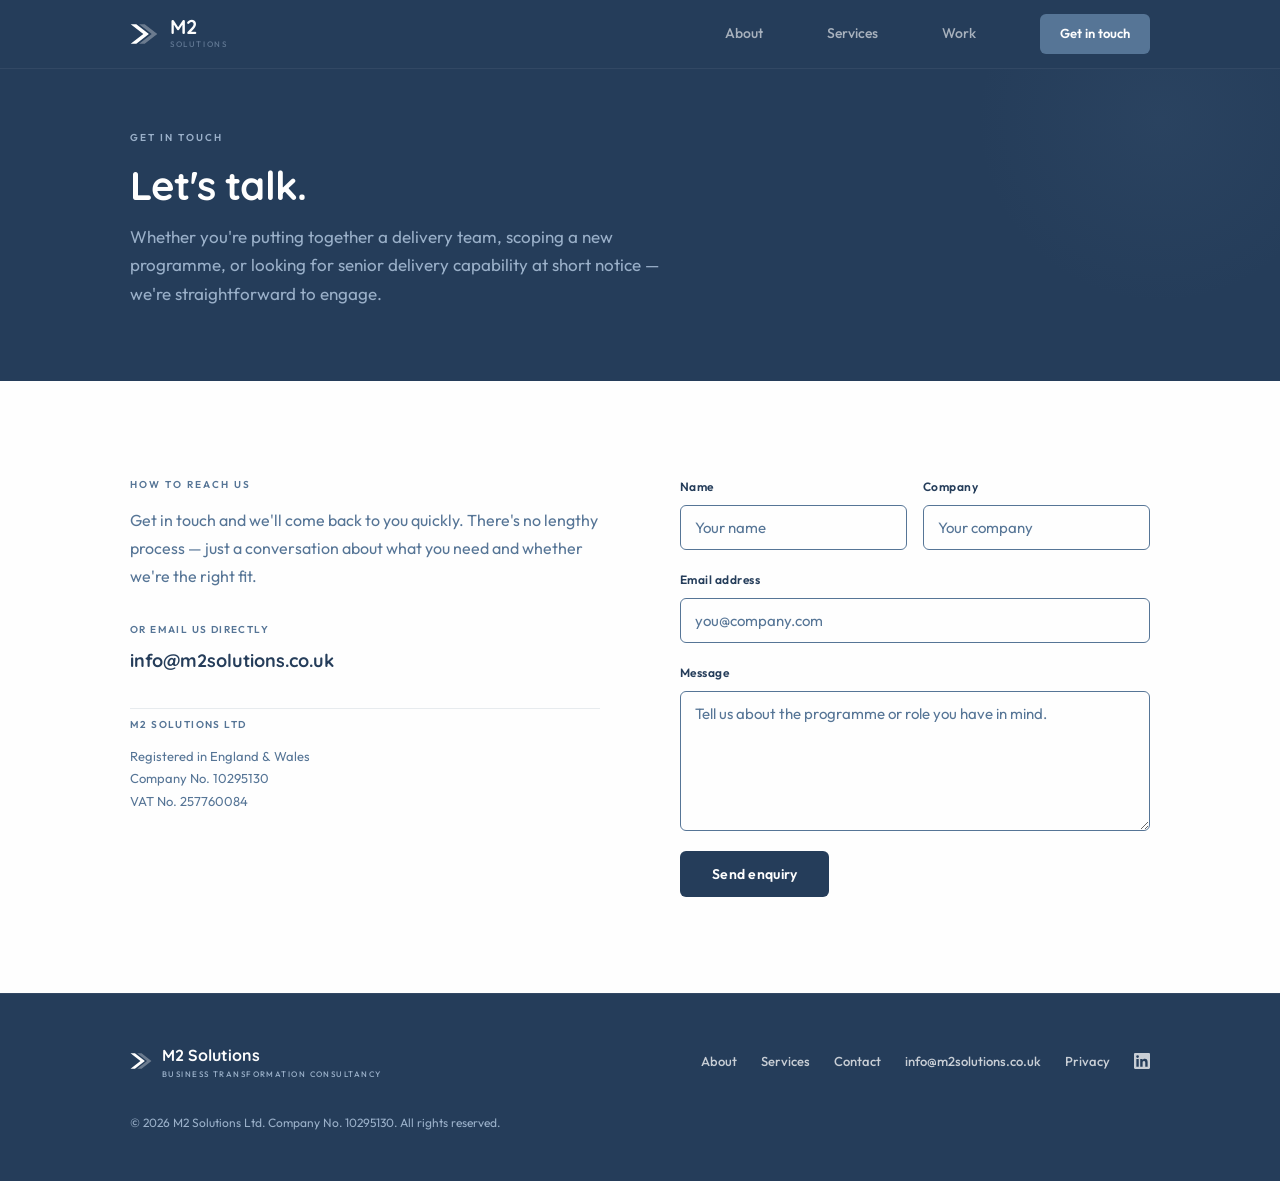
<file: contact.html>
<!DOCTYPE html>
<html lang="en">
<head>
  <meta charset="UTF-8">
  <meta name="viewport" content="width=device-width, initial-scale=1.0">
  <script>document.documentElement.classList.add('js')</script>
  <title>Contact — M2 Solutions</title>
  <meta name="description" content="Get in touch with M2 Solutions — senior delivery capability for complex digital programmes.">

  <!-- Open Graph -->
  <meta property="og:type" content="website">
  <meta property="og:url" content="https://m2solutions.co.uk/contact.html">
  <meta property="og:title" content="Contact — M2 Solutions">
  <meta property="og:description" content="Get in touch with M2 Solutions — senior delivery capability for complex digital programmes.">
  <meta property="og:image" content="https://m2solutions.co.uk/og-image.png">
  <meta property="og:image:width" content="1200">
  <meta property="og:image:height" content="630">
  <meta property="og:site_name" content="M2 Solutions">
  <meta name="twitter:card" content="summary_large_image">

  <!-- Canonical -->
  <link rel="canonical" href="https://m2solutions.co.uk/contact.html">

  <!-- Favicon -->
  <link rel="icon" type="image/svg+xml" href="favicon.svg">

  <!-- Fonts (self-hosted) -->
  <link rel="preload" href="fonts/quicksand-latin-wght-normal.woff2" as="font" type="font/woff2" crossorigin>
  <link rel="preload" href="fonts/outfit-latin-wght-normal.woff2" as="font" type="font/woff2" crossorigin>

  <link rel="stylesheet" href="style.css">
</head>
<body>

<a href="#main" class="skip-link">Skip to content</a>

<!-- ── NAV ──────────────────────────────────────────────── -->
<nav class="nav">
  <div class="container nav-inner">
    <a href="index.html" class="nav-logo" aria-label="M2 Solutions home">
      <svg width="28" height="28" viewBox="0 0 80 80" fill="none" aria-hidden="true">
        <path d="M2 12 L38 40 L2 68 L18 68 L54 40 L18 12 Z" fill="white"/>
        <path d="M26 12 L62 40 L26 68 L42 68 L78 40 L42 12 Z" fill="white" opacity="0.32"/>
      </svg>
      <div class="nav-logo-text">
        <span class="nav-logo-m2">M2</span>
        <span class="nav-logo-sol">Solutions</span>
      </div>
    </a>
    <div class="nav-links">
      <a href="about.html" class="nav-link">About</a>
      <a href="index.html#services" class="nav-link">Services</a>
      <a href="index.html#track-record" class="nav-link">Work</a>
      <a href="contact.html" class="nav-cta">Get in touch</a>
    </div>
    <button class="nav-hamburger" aria-label="Open menu" aria-expanded="false" aria-controls="mobile-menu">
      <span></span><span></span><span></span>
    </button>
  </div>
  <div class="nav-mobile" id="mobile-menu">
    <a href="about.html" class="nav-mobile-link">About</a>
    <a href="index.html#services" class="nav-mobile-link">Services</a>
    <a href="index.html#track-record" class="nav-mobile-link">Work</a>
    <a href="contact.html" class="nav-mobile-cta">Get in touch</a>
  </div>
</nav>

<main id="main" tabindex="-1">


<!-- ── PAGE HERO ─────────────────────────────────────────── -->
<section class="page-hero">
  <div class="container">
    <div class="page-hero-eyebrow">Get in touch</div>
    <h1 class="page-hero-h1">Let's talk.</h1>
    <p class="page-hero-sub">Whether you're putting together a delivery team, scoping a new programme, or looking for senior delivery capability at short notice — we're straightforward to engage.</p>
  </div>
</section>


<!-- ── CONTACT SECTION ────────────────────────────────────── -->
<section class="section section-white">
  <div class="container">
    <div class="contact-grid">

      <div class="contact-info fade-up">
        <div>
          <div class="section-eyebrow">How to reach us</div>
          <p class="contact-info-body">Get in touch and we'll come back to you quickly. There's no lengthy process — just a conversation about what you need and whether we're the right fit.</p>
        </div>
        <div class="contact-direct">
          <div class="contact-direct-label">Or email us directly</div>
          <a href="mailto:info@m2solutions.co.uk" class="contact-direct-email">info@m2solutions.co.uk</a>
        </div>
        <div class="contact-company">
          <div class="contact-direct-label">M2 Solutions Ltd</div>
          <p class="contact-company-details">
            Registered in England & Wales<br>
            Company No. 10295130<br>
            VAT No. 257760084
          </p>
        </div>
      </div>

      <div class="fade-up fade-up-delay-1">
        <form
          name="contact"
          method="POST"
          action="thank-you.html"
          data-netlify="true"
          netlify-honeypot="bot-field"
          class="contact-form"
        >
          <!-- Netlify hidden fields -->
          <input type="hidden" name="form-name" value="contact">
          <div hidden>
            <label>Don't fill this out: <input name="bot-field"></label>
          </div>

          <div class="form-row">
            <div class="form-group">
              <label class="form-label" for="name">Name</label>
              <input class="form-input" type="text" id="name" name="name" placeholder="Your name" required>
            </div>
            <div class="form-group">
              <label class="form-label" for="company">Company</label>
              <input class="form-input" type="text" id="company" name="company" placeholder="Your company" required>
            </div>
          </div>

          <div class="form-group">
            <label class="form-label" for="email">Email address</label>
            <input class="form-input" type="email" id="email" name="email" placeholder="you@company.com" required>
          </div>

          <div class="form-group">
            <label class="form-label" for="message">Message</label>
            <textarea class="form-textarea" id="message" name="message" placeholder="Tell us about the programme or role you have in mind." required></textarea>
          </div>

          <button type="submit" class="form-submit">Send enquiry</button>

        </form>
      </div>

    </div>
  </div>
</section>

</main>


<!-- ── FOOTER ─────────────────────────────────────────────── -->
<footer class="footer">
  <div class="container footer-inner">
    <div class="footer-logo">
      <svg width="22" height="22" viewBox="0 0 80 80" fill="none" aria-hidden="true">
        <path d="M2 12 L38 40 L2 68 L18 68 L54 40 L18 12 Z" fill="white"/>
        <path d="M26 12 L62 40 L26 68 L42 68 L78 40 L42 12 Z" fill="white" opacity="0.32"/>
      </svg>
      <div>
        <div class="footer-m2">M2 Solutions</div>
        <div class="footer-sol">Business Transformation Consultancy</div>
      </div>
    </div>
    <div class="footer-links">
      <a href="about.html" class="footer-link">About</a>
      <a href="index.html#services" class="footer-link">Services</a>
      <a href="contact.html" class="footer-link">Contact</a>
      <a href="mailto:info@m2solutions.co.uk" class="footer-link">info@m2solutions.co.uk</a>
      <a href="privacy.html" class="footer-link">Privacy</a>
      <a href="https://www.linkedin.com/company/m2-solutions-ltd/" class="footer-linkedin" target="_blank" rel="noopener noreferrer" aria-label="M2 Solutions on LinkedIn">
        <svg width="16" height="16" viewBox="0 0 24 24" fill="currentColor" aria-hidden="true">
          <path d="M20.447 20.452h-3.554v-5.569c0-1.328-.027-3.037-1.852-3.037-1.853 0-2.136 1.445-2.136 2.939v5.667H9.351V9h3.414v1.561h.046c.477-.9 1.637-1.85 3.37-1.85 3.601 0 4.267 2.37 4.267 5.455v6.286zM5.337 7.433a2.062 2.062 0 01-2.063-2.065 2.064 2.064 0 112.063 2.065zm1.782 13.019H3.555V9h3.564v11.452zM22.225 0H1.771C.792 0 0 .774 0 1.729v20.542C0 23.227.792 24 1.771 24h20.451C23.2 24 24 23.227 24 22.271V1.729C24 .774 23.2 0 22.222 0h.003z"/>
        </svg>
      </a>
    </div>
    <div class="footer-copy">© <span id="year"></span> M2 Solutions Ltd. Company No. 10295130. All rights reserved.</div>
  </div>
</footer>


<script src="script.js"></script>
</body>
</html>
</file>
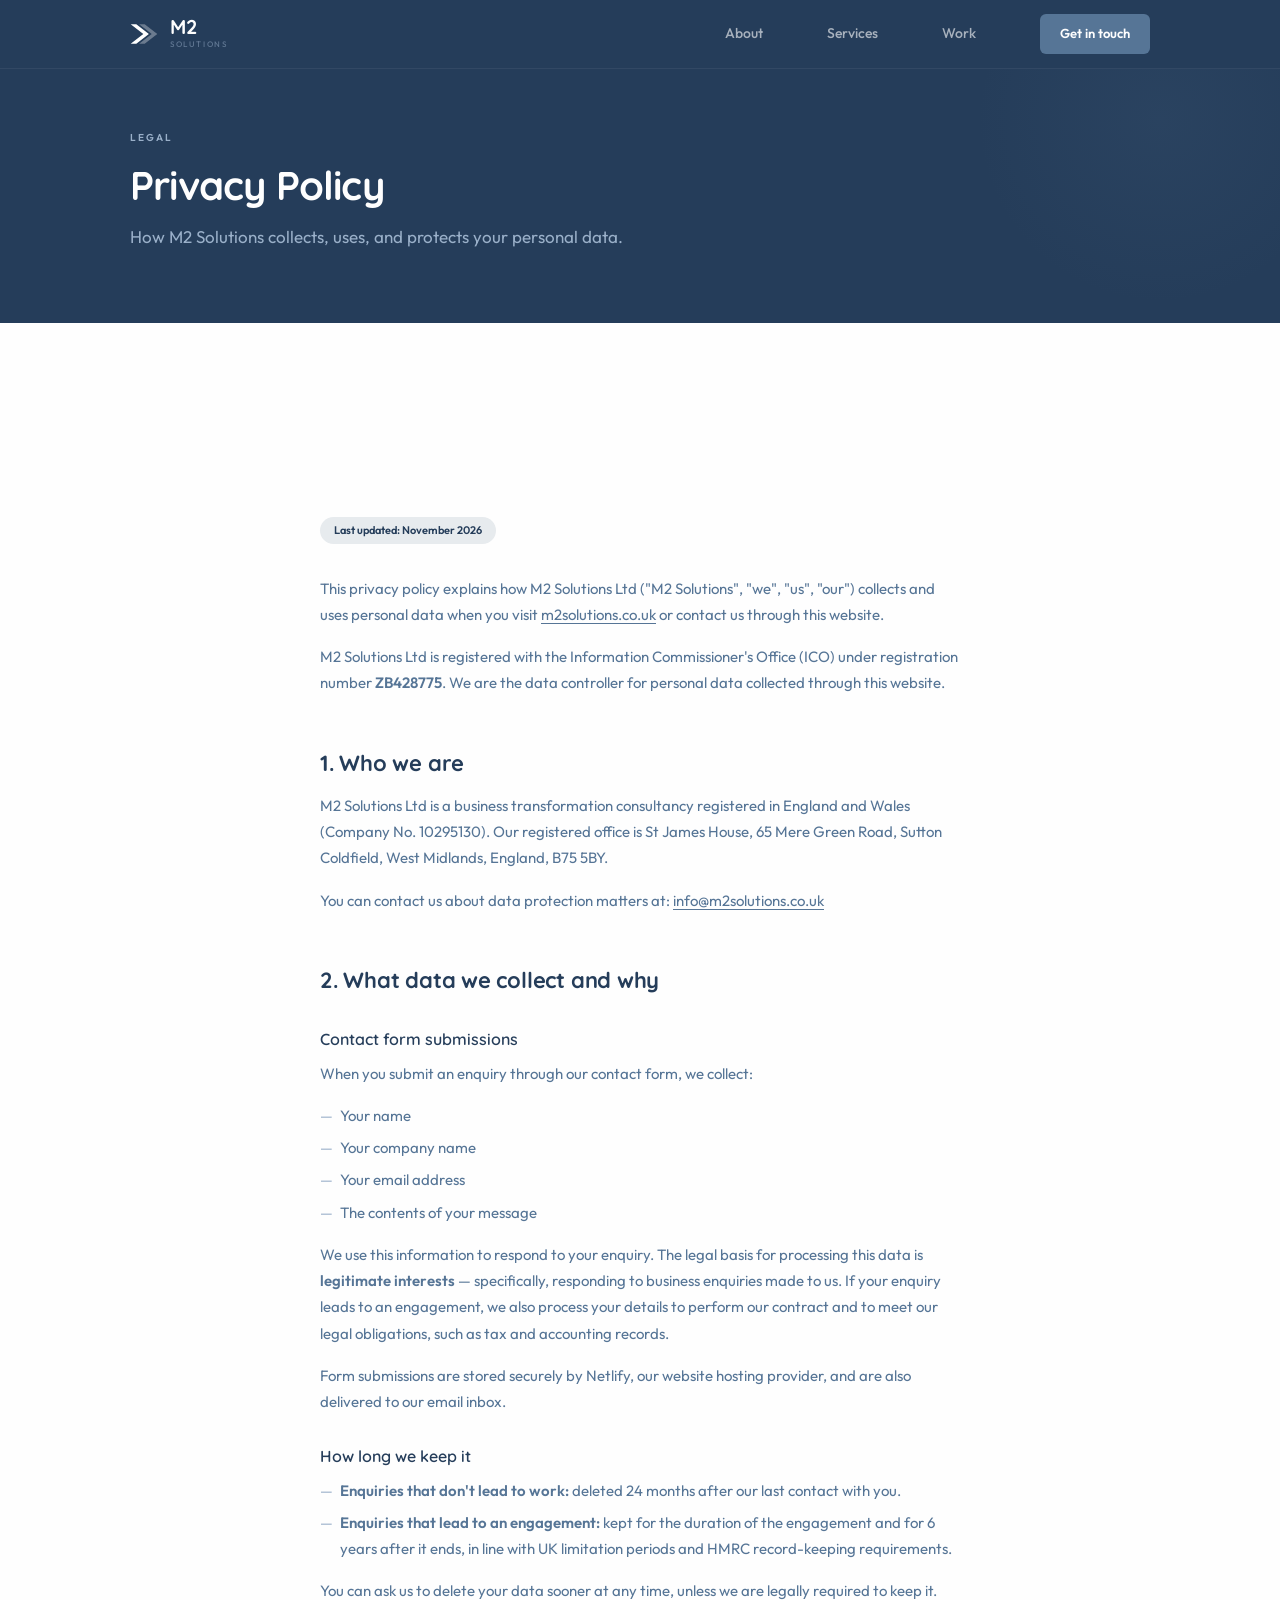
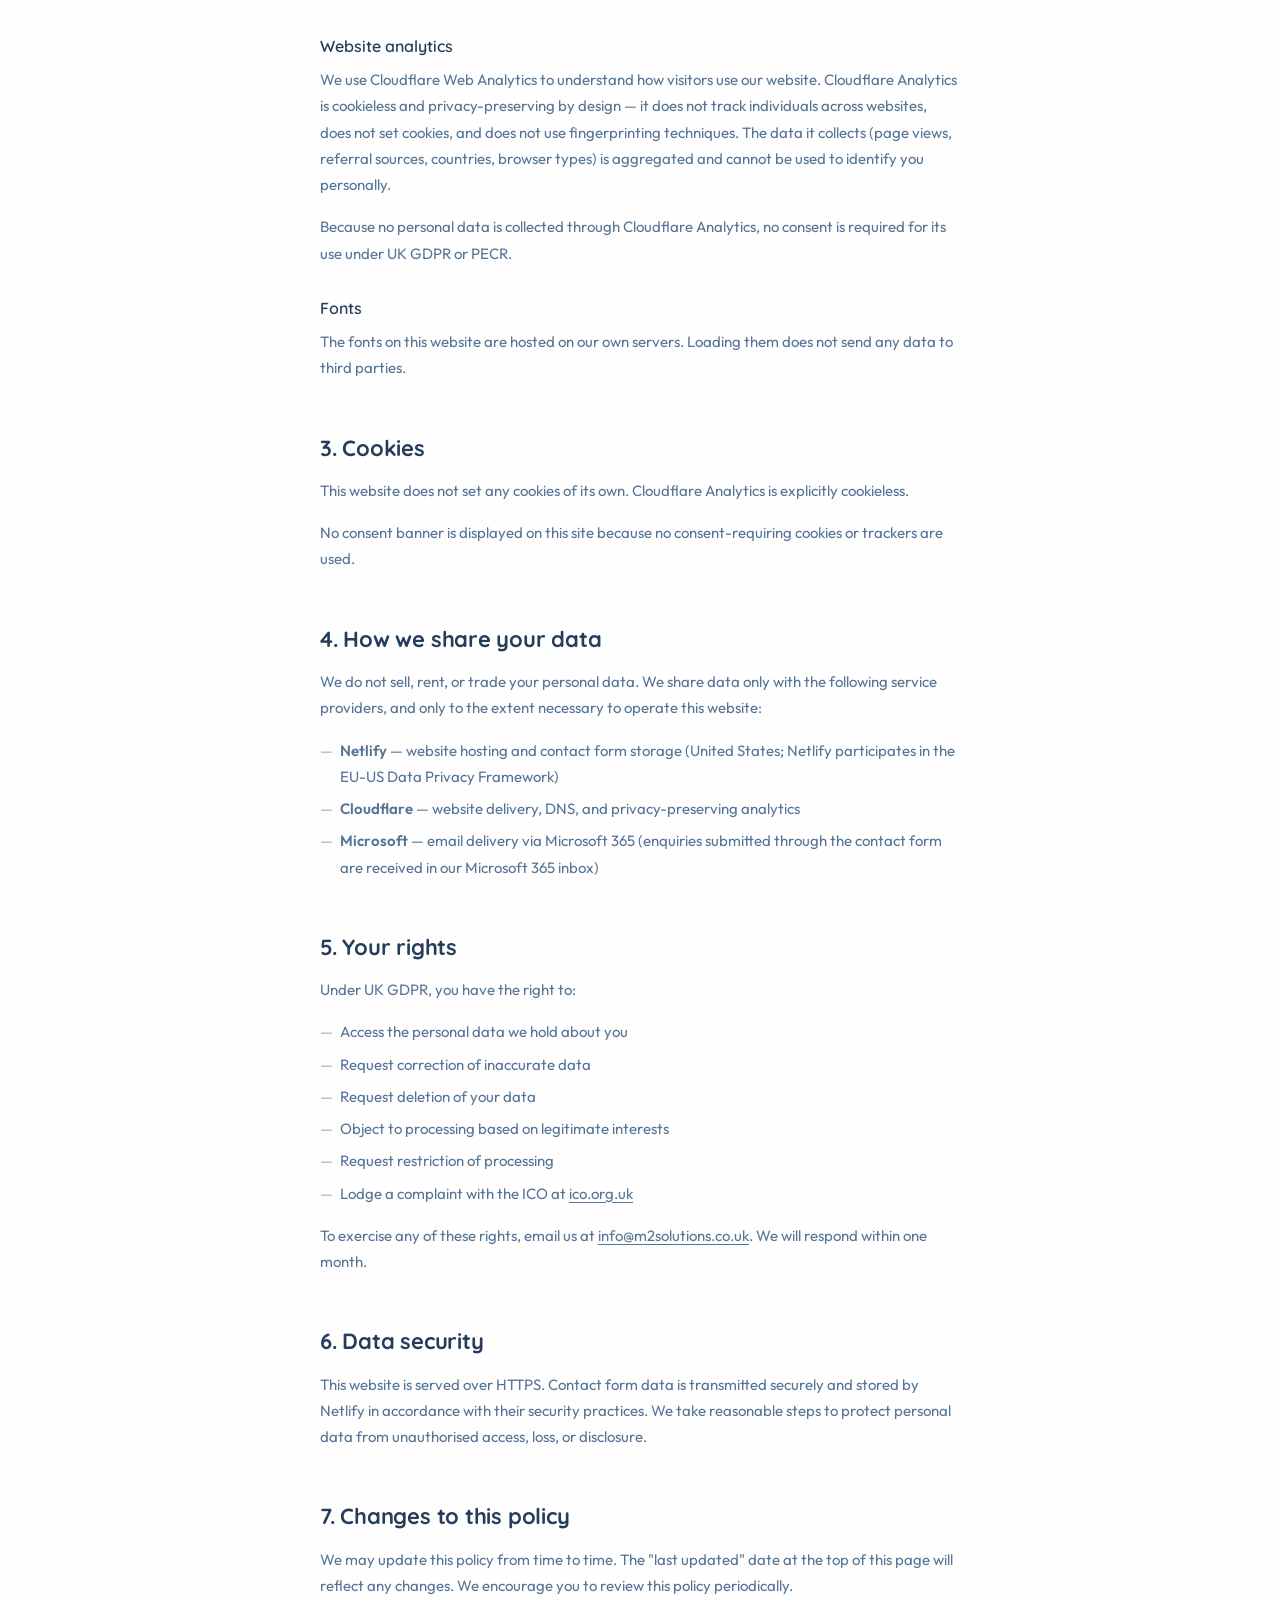
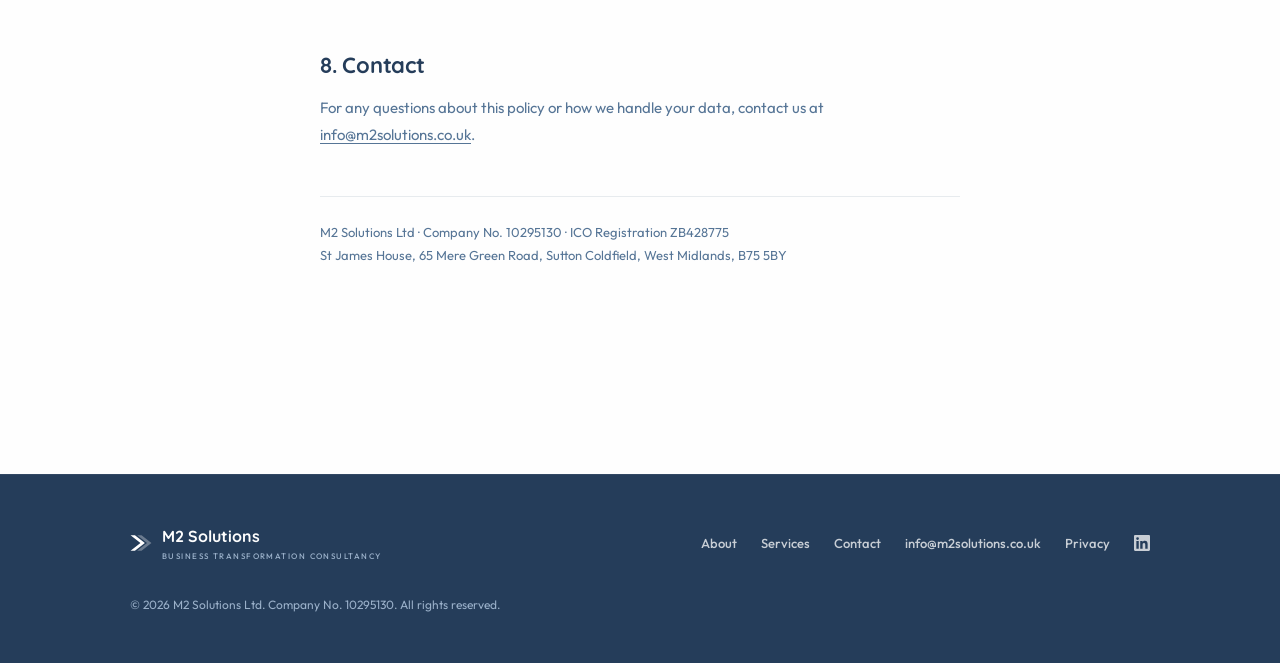
<file: privacy.html>
<!DOCTYPE html>
<html lang="en">
<head>
  <meta charset="UTF-8">
  <meta name="viewport" content="width=device-width, initial-scale=1.0">
  <script>document.documentElement.classList.add('js')</script>
  <title>Privacy Policy — M2 Solutions</title>
  <meta name="description" content="Privacy policy for M2 Solutions — how we collect, use, and protect your personal data.">

  <!-- Open Graph -->
  <meta property="og:type" content="website">
  <meta property="og:url" content="https://m2solutions.co.uk/privacy.html">
  <meta property="og:title" content="Privacy Policy — M2 Solutions">
  <meta property="og:description" content="How M2 Solutions collects, uses, and protects your personal data.">
  <meta property="og:image" content="https://m2solutions.co.uk/og-image.png">
  <meta property="og:image:width" content="1200">
  <meta property="og:image:height" content="630">
  <meta property="og:site_name" content="M2 Solutions">
  <meta name="twitter:card" content="summary_large_image">

  <!-- Canonical -->
  <link rel="canonical" href="https://m2solutions.co.uk/privacy.html">

  <!-- Favicon -->
  <link rel="icon" type="image/svg+xml" href="favicon.svg">

  <!-- Fonts (self-hosted) -->
  <link rel="preload" href="fonts/quicksand-latin-wght-normal.woff2" as="font" type="font/woff2" crossorigin>
  <link rel="preload" href="fonts/outfit-latin-wght-normal.woff2" as="font" type="font/woff2" crossorigin>

  <link rel="stylesheet" href="style.css">
</head>
<body>

<a href="#main" class="skip-link">Skip to content</a>

<!-- ── NAV ──────────────────────────────────────────────── -->
<nav class="nav">
  <div class="container nav-inner">
    <a href="index.html" class="nav-logo" aria-label="M2 Solutions home">
      <svg width="28" height="28" viewBox="0 0 80 80" fill="none" aria-hidden="true">
        <path d="M2 12 L38 40 L2 68 L18 68 L54 40 L18 12 Z" fill="white"/>
        <path d="M26 12 L62 40 L26 68 L42 68 L78 40 L42 12 Z" fill="white" opacity="0.32"/>
      </svg>
      <div class="nav-logo-text">
        <span class="nav-logo-m2">M2</span>
        <span class="nav-logo-sol">Solutions</span>
      </div>
    </a>
    <div class="nav-links">
      <a href="about.html" class="nav-link">About</a>
      <a href="index.html#services" class="nav-link">Services</a>
      <a href="index.html#track-record" class="nav-link">Work</a>
      <a href="contact.html" class="nav-cta">Get in touch</a>
    </div>
    <button class="nav-hamburger" aria-label="Open menu" aria-expanded="false" aria-controls="mobile-menu">
      <span></span><span></span><span></span>
    </button>
  </div>
  <div class="nav-mobile" id="mobile-menu">
    <a href="about.html" class="nav-mobile-link">About</a>
    <a href="index.html#services" class="nav-mobile-link">Services</a>
    <a href="index.html#track-record" class="nav-mobile-link">Work</a>
    <a href="contact.html" class="nav-mobile-cta">Get in touch</a>
  </div>
</nav>

<main id="main" tabindex="-1">


<!-- ── PAGE HERO ─────────────────────────────────────────── -->
<section class="page-hero">
  <div class="container">
    <div class="page-hero-eyebrow">Legal</div>
    <h1 class="page-hero-h1">Privacy Policy</h1>
    <p class="page-hero-sub">How M2 Solutions collects, uses, and protects your personal data.</p>
  </div>
</section>


<!-- ── PRIVACY CONTENT ────────────────────────────────────── -->
<section class="section section-white">
  <div class="privacy-inner">

    <span class="privacy-meta">Last updated: November 2026</span>

    <p>This privacy policy explains how M2 Solutions Ltd ("M2 Solutions", "we", "us", "our") collects and uses personal data when you visit <a href="https://m2solutions.co.uk">m2solutions.co.uk</a> or contact us through this website.</p>

    <p>M2 Solutions Ltd is registered with the Information Commissioner's Office (ICO) under registration number <strong>ZB428775</strong>. We are the data controller for personal data collected through this website.</p>


    <h2>1. Who we are</h2>

    <p>M2 Solutions Ltd is a business transformation consultancy registered in England and Wales (Company No. 10295130). Our registered office is St James House, 65 Mere Green Road, Sutton Coldfield, West Midlands, England, B75 5BY.</p>

    <p>You can contact us about data protection matters at: <a href="mailto:info@m2solutions.co.uk">info@m2solutions.co.uk</a></p>


    <h2>2. What data we collect and why</h2>

    <h3>Contact form submissions</h3>
    <p>When you submit an enquiry through our contact form, we collect:</p>
    <ul>
      <li>Your name</li>
      <li>Your company name</li>
      <li>Your email address</li>
      <li>The contents of your message</li>
    </ul>
    <p>We use this information to respond to your enquiry. The legal basis for processing this data is <strong>legitimate interests</strong> — specifically, responding to business enquiries made to us. If your enquiry leads to an engagement, we also process your details to perform our contract and to meet our legal obligations, such as tax and accounting records.</p>
    <p>Form submissions are stored securely by Netlify, our website hosting provider, and are also delivered to our email inbox.</p>

    <h3>How long we keep it</h3>
    <ul>
      <li><strong>Enquiries that don't lead to work:</strong> deleted 24 months after our last contact with you.</li>
      <li><strong>Enquiries that lead to an engagement:</strong> kept for the duration of the engagement and for 6 years after it ends, in line with UK limitation periods and HMRC record-keeping requirements.</li>
    </ul>
    <p>You can ask us to delete your data sooner at any time, unless we are legally required to keep it.</p>

    <h3>Website analytics</h3>
    <p>We use Cloudflare Web Analytics to understand how visitors use our website. Cloudflare Analytics is cookieless and privacy-preserving by design — it does not track individuals across websites, does not set cookies, and does not use fingerprinting techniques. The data it collects (page views, referral sources, countries, browser types) is aggregated and cannot be used to identify you personally.</p>
    <p>Because no personal data is collected through Cloudflare Analytics, no consent is required for its use under UK GDPR or PECR.</p>

    <h3>Fonts</h3>
    <p>The fonts on this website are hosted on our own servers. Loading them does not send any data to third parties.</p>


    <h2>3. Cookies</h2>

    <p>This website does not set any cookies of its own. Cloudflare Analytics is explicitly cookieless.</p>
    <p>No consent banner is displayed on this site because no consent-requiring cookies or trackers are used.</p>


    <h2>4. How we share your data</h2>

    <p>We do not sell, rent, or trade your personal data. We share data only with the following service providers, and only to the extent necessary to operate this website:</p>
    <ul>
      <li><strong>Netlify</strong> — website hosting and contact form storage (United States; Netlify participates in the EU-US Data Privacy Framework)</li>
      <li><strong>Cloudflare</strong> — website delivery, DNS, and privacy-preserving analytics</li>
      <li><strong>Microsoft</strong> — email delivery via Microsoft 365 (enquiries submitted through the contact form are received in our Microsoft 365 inbox)</li>
    </ul>


    <h2>5. Your rights</h2>

    <p>Under UK GDPR, you have the right to:</p>
    <ul>
      <li>Access the personal data we hold about you</li>
      <li>Request correction of inaccurate data</li>
      <li>Request deletion of your data</li>
      <li>Object to processing based on legitimate interests</li>
      <li>Request restriction of processing</li>
      <li>Lodge a complaint with the ICO at <a href="https://ico.org.uk" target="_blank" rel="noopener noreferrer">ico.org.uk</a></li>
    </ul>
    <p>To exercise any of these rights, email us at <a href="mailto:info@m2solutions.co.uk">info@m2solutions.co.uk</a>. We will respond within one month.</p>


    <h2>6. Data security</h2>

    <p>This website is served over HTTPS. Contact form data is transmitted securely and stored by Netlify in accordance with their security practices. We take reasonable steps to protect personal data from unauthorised access, loss, or disclosure.</p>


    <h2>7. Changes to this policy</h2>

    <p>We may update this policy from time to time. The "last updated" date at the top of this page will reflect any changes. We encourage you to review this policy periodically.</p>


    <h2>8. Contact</h2>

    <p>For any questions about this policy or how we handle your data, contact us at <a href="mailto:info@m2solutions.co.uk">info@m2solutions.co.uk</a>.</p>

    <p class="privacy-footer">
      M2 Solutions Ltd · Company No. 10295130 · ICO Registration ZB428775<br>
      St James House, 65 Mere Green Road, Sutton Coldfield, West Midlands, B75 5BY
    </p>

  </div>
</section>

</main>


<!-- ── FOOTER ─────────────────────────────────────────────── -->
<footer class="footer">
  <div class="container footer-inner">
    <div class="footer-logo">
      <svg width="22" height="22" viewBox="0 0 80 80" fill="none" aria-hidden="true">
        <path d="M2 12 L38 40 L2 68 L18 68 L54 40 L18 12 Z" fill="white"/>
        <path d="M26 12 L62 40 L26 68 L42 68 L78 40 L42 12 Z" fill="white" opacity="0.32"/>
      </svg>
      <div>
        <div class="footer-m2">M2 Solutions</div>
        <div class="footer-sol">Business Transformation Consultancy</div>
      </div>
    </div>
    <div class="footer-links">
      <a href="about.html" class="footer-link">About</a>
      <a href="index.html#services" class="footer-link">Services</a>
      <a href="contact.html" class="footer-link">Contact</a>
      <a href="mailto:info@m2solutions.co.uk" class="footer-link">info@m2solutions.co.uk</a>
      <a href="privacy.html" class="footer-link">Privacy</a>
      <a href="https://www.linkedin.com/company/m2-solutions-ltd/" class="footer-linkedin" target="_blank" rel="noopener noreferrer" aria-label="M2 Solutions on LinkedIn">
        <svg width="16" height="16" viewBox="0 0 24 24" fill="currentColor" aria-hidden="true">
          <path d="M20.447 20.452h-3.554v-5.569c0-1.328-.027-3.037-1.852-3.037-1.853 0-2.136 1.445-2.136 2.939v5.667H9.351V9h3.414v1.561h.046c.477-.9 1.637-1.85 3.37-1.85 3.601 0 4.267 2.37 4.267 5.455v6.286zM5.337 7.433a2.062 2.062 0 01-2.063-2.065 2.064 2.064 0 112.063 2.065zm1.782 13.019H3.555V9h3.564v11.452zM22.225 0H1.771C.792 0 0 .774 0 1.729v20.542C0 23.227.792 24 1.771 24h20.451C23.2 24 24 23.227 24 22.271V1.729C24 .774 23.2 0 22.222 0h.003z"/>
        </svg>
      </a>
    </div>
    <div class="footer-copy">© <span id="year"></span> M2 Solutions Ltd. Company No. 10295130. All rights reserved.</div>
  </div>
</footer>


<script src="script.js"></script>
</body>
</html>
</file>
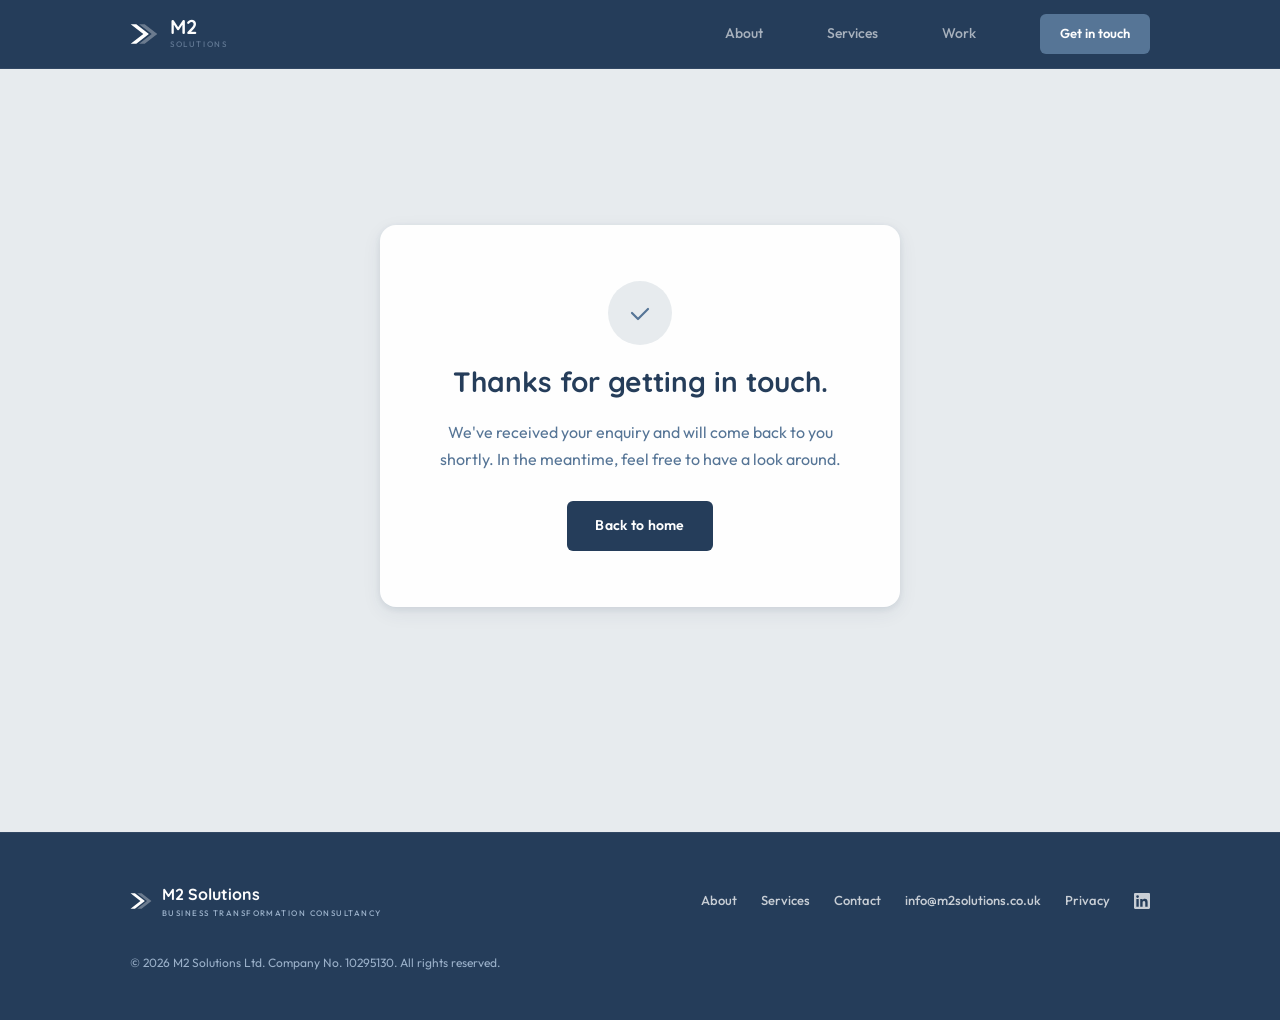
<file: thank-you.html>
<!DOCTYPE html>
<html lang="en">
<head>
  <meta charset="UTF-8">
  <meta name="viewport" content="width=device-width, initial-scale=1.0">
  <script>document.documentElement.classList.add('js')</script>
  <title>Thank You — M2 Solutions</title>
  <meta name="robots" content="noindex">

  <!-- Favicon -->
  <link rel="icon" type="image/svg+xml" href="favicon.svg">

  <!-- Fonts (self-hosted) -->
  <link rel="preload" href="fonts/quicksand-latin-wght-normal.woff2" as="font" type="font/woff2" crossorigin>
  <link rel="preload" href="fonts/outfit-latin-wght-normal.woff2" as="font" type="font/woff2" crossorigin>

  <link rel="stylesheet" href="style.css">
</head>
<body>

<a href="#main" class="skip-link">Skip to content</a>

<!-- ── NAV ──────────────────────────────────────────────── -->
<nav class="nav">
  <div class="container nav-inner">
    <a href="index.html" class="nav-logo" aria-label="M2 Solutions home">
      <svg width="28" height="28" viewBox="0 0 80 80" fill="none" aria-hidden="true">
        <path d="M2 12 L38 40 L2 68 L18 68 L54 40 L18 12 Z" fill="white"/>
        <path d="M26 12 L62 40 L26 68 L42 68 L78 40 L42 12 Z" fill="white" opacity="0.32"/>
      </svg>
      <div class="nav-logo-text">
        <span class="nav-logo-m2">M2</span>
        <span class="nav-logo-sol">Solutions</span>
      </div>
    </a>
    <div class="nav-links">
      <a href="about.html" class="nav-link">About</a>
      <a href="index.html#services" class="nav-link">Services</a>
      <a href="index.html#track-record" class="nav-link">Work</a>
      <a href="contact.html" class="nav-cta">Get in touch</a>
    </div>
    <button class="nav-hamburger" aria-label="Open menu" aria-expanded="false" aria-controls="mobile-menu">
      <span></span><span></span><span></span>
    </button>
  </div>
  <div class="nav-mobile" id="mobile-menu">
    <a href="about.html" class="nav-mobile-link">About</a>
    <a href="index.html#services" class="nav-mobile-link">Services</a>
    <a href="index.html#track-record" class="nav-mobile-link">Work</a>
    <a href="contact.html" class="nav-mobile-cta">Get in touch</a>
  </div>
</nav>

<main id="main" tabindex="-1">


<!-- ── THANK YOU ─────────────────────────────────────────── -->
<div class="section section-cloud thankyou-inner">
  <div class="thankyou-card">
    <div class="thankyou-icon">
      <svg width="28" height="28" viewBox="0 0 28 28" fill="none" aria-hidden="true">
        <path d="M6 14l6 6 10-10" stroke="#567596" stroke-width="2.2" stroke-linecap="round" stroke-linejoin="round"/>
      </svg>
    </div>
    <h1 class="thankyou-h1">Thanks for getting in touch.</h1>
    <p class="thankyou-body">We've received your enquiry and will come back to you shortly. In the meantime, feel free to have a look around.</p>
    <a href="index.html" class="btn btn-primary btn-spaced">Back to home</a>
  </div>
</div>

</main>


<!-- ── FOOTER ─────────────────────────────────────────────── -->
<footer class="footer">
  <div class="container footer-inner">
    <div class="footer-logo">
      <svg width="22" height="22" viewBox="0 0 80 80" fill="none" aria-hidden="true">
        <path d="M2 12 L38 40 L2 68 L18 68 L54 40 L18 12 Z" fill="white"/>
        <path d="M26 12 L62 40 L26 68 L42 68 L78 40 L42 12 Z" fill="white" opacity="0.32"/>
      </svg>
      <div>
        <div class="footer-m2">M2 Solutions</div>
        <div class="footer-sol">Business Transformation Consultancy</div>
      </div>
    </div>
    <div class="footer-links">
      <a href="about.html" class="footer-link">About</a>
      <a href="index.html#services" class="footer-link">Services</a>
      <a href="contact.html" class="footer-link">Contact</a>
      <a href="mailto:info@m2solutions.co.uk" class="footer-link">info@m2solutions.co.uk</a>
      <a href="privacy.html" class="footer-link">Privacy</a>
      <a href="https://www.linkedin.com/company/m2-solutions-ltd/" class="footer-linkedin" target="_blank" rel="noopener noreferrer" aria-label="M2 Solutions on LinkedIn">
        <svg width="16" height="16" viewBox="0 0 24 24" fill="currentColor" aria-hidden="true">
          <path d="M20.447 20.452h-3.554v-5.569c0-1.328-.027-3.037-1.852-3.037-1.853 0-2.136 1.445-2.136 2.939v5.667H9.351V9h3.414v1.561h.046c.477-.9 1.637-1.85 3.37-1.85 3.601 0 4.267 2.37 4.267 5.455v6.286zM5.337 7.433a2.062 2.062 0 01-2.063-2.065 2.064 2.064 0 112.063 2.065zm1.782 13.019H3.555V9h3.564v11.452zM22.225 0H1.771C.792 0 0 .774 0 1.729v20.542C0 23.227.792 24 1.771 24h20.451C23.2 24 24 23.227 24 22.271V1.729C24 .774 23.2 0 22.222 0h.003z"/>
        </svg>
      </a>
    </div>
    <div class="footer-copy">© <span id="year"></span> M2 Solutions Ltd. Company No. 10295130. All rights reserved.</div>
  </div>
</footer>


<script src="script.js"></script>
</body>
</html>
</file>
<file: style.css>
/* ─────────────────────────────────────────────────────────
   M2 Solutions — style.css
   ───────────────────────────────────────────────────────── */

/* ── FONTS ───────────────────────────────────────────────── */
/* Self-hosted variable fonts (SIL OFL 1.1, see fonts/*-OFL.txt).
   Weight ranges match what was previously loaded from Google Fonts,
   so heavier weights in the CSS (e.g. Outfit 700) still render as before. */
@font-face {
  font-family: 'Quicksand';
  font-style: normal;
  font-weight: 400 700;
  font-display: swap;
  src: url(fonts/quicksand-latin-wght-normal.woff2) format('woff2');
  unicode-range: U+0000-00FF,U+0131,U+0152-0153,U+02BB-02BC,U+02C6,U+02DA,U+02DC,U+0304,U+0308,U+0329,U+2000-206F,U+20AC,U+2122,U+2191,U+2193,U+2212,U+2215,U+FEFF,U+FFFD;
}
@font-face {
  font-family: 'Quicksand';
  font-style: normal;
  font-weight: 400 700;
  font-display: swap;
  src: url(fonts/quicksand-latin-ext-wght-normal.woff2) format('woff2');
  unicode-range: U+0100-02BA,U+02BD-02C5,U+02C7-02CC,U+02CE-02D7,U+02DD-02FF,U+0304,U+0308,U+0329,U+1D00-1DBF,U+1E00-1E9F,U+1EF2-1EFF,U+2020,U+20A0-20AB,U+20AD-20C0,U+2113,U+2C60-2C7F,U+A720-A7FF;
}
@font-face {
  font-family: 'Outfit';
  font-style: normal;
  font-weight: 300 600;
  font-display: swap;
  src: url(fonts/outfit-latin-wght-normal.woff2) format('woff2');
  unicode-range: U+0000-00FF,U+0131,U+0152-0153,U+02BB-02BC,U+02C6,U+02DA,U+02DC,U+0304,U+0308,U+0329,U+2000-206F,U+20AC,U+2122,U+2191,U+2193,U+2212,U+2215,U+FEFF,U+FFFD;
}
@font-face {
  font-family: 'Outfit';
  font-style: normal;
  font-weight: 300 600;
  font-display: swap;
  src: url(fonts/outfit-latin-ext-wght-normal.woff2) format('woff2');
  unicode-range: U+0100-02BA,U+02BD-02C5,U+02C7-02CC,U+02CE-02D7,U+02DD-02FF,U+0304,U+0308,U+0329,U+1D00-1DBF,U+1E00-1E9F,U+1EF2-1EFF,U+2020,U+20A0-20AB,U+20AD-20C0,U+2113,U+2C60-2C7F,U+A720-A7FF;
}

/* ── TOKENS ──────────────────────────────────────────────── */
:root {
  --navy:   #253d5a;
  --steel:  #567596;
  --haze:   #9ab0c9;
  --cloud:  #e7ebee;
  --white:  #fefefe;

  --font-display: 'Quicksand', sans-serif;
  --font-body:    'Outfit', sans-serif;

  --space-1:  4px;
  --space-2:  8px;
  --space-3: 12px;
  --space-4: 16px;
  --space-5: 24px;
  --space-6: 32px;
  --space-7: 48px;
  --space-8: 64px;

  --radius-sm:   6px;
  --radius-md:  10px;
  --radius-lg:  16px;
  --radius-xl:  24px;
  --radius-full: 9999px;

  --shadow-sm: 0 1px 3px rgba(37,61,90,0.07), 0 2px 8px rgba(37,61,90,0.04);
  --shadow-md: 0 2px 6px rgba(37,61,90,0.09), 0 6px 20px rgba(37,61,90,0.07);
  --shadow-lg: 0 4px 12px rgba(37,61,90,0.12), 0 16px 40px rgba(37,61,90,0.10);

  --max-w: 1100px;
  --gutter: 40px;
  --section-pad: 96px;
  --nav-h: 68px;
}

/* ── RESET ───────────────────────────────────────────────── */
*, *::before, *::after { box-sizing: border-box; margin: 0; padding: 0; }
html { scroll-behavior: smooth; -webkit-font-smoothing: antialiased; }
body {
  font-family: var(--font-body);
  font-size: 16px;
  color: var(--navy);
  background: var(--white);
  line-height: 1.65;
}
img { display: block; max-width: 100%; }
a { color: inherit; text-decoration: none; }
button { cursor: pointer; font-family: var(--font-body); }

/* ── LAYOUT ──────────────────────────────────────────────── */
.container {
  width: 100%;
  max-width: var(--max-w);
  margin: 0 auto;
  padding: 0 var(--gutter);
}

/* ── SKIP LINK ───────────────────────────────────────────── */
.skip-link {
  position: absolute;
  top: var(--space-3);
  left: var(--space-3);
  z-index: 200;
  background: var(--white);
  color: var(--navy);
  font-size: 14px;
  font-weight: 600;
  padding: var(--space-3) var(--space-5);
  border-radius: var(--radius-sm);
  box-shadow: var(--shadow-md);
  transform: translateY(-200%);
}
.skip-link:focus { transform: none; }

/* Keep anchor targets clear of the fixed nav */
[id] { scroll-margin-top: var(--nav-h); }
main:focus { outline: none; }

/* ── NAVIGATION ──────────────────────────────────────────── */
.nav {
  position: fixed;
  top: 0; left: 0; right: 0;
  z-index: 100;
  background: var(--navy);
  border-bottom: 1px solid rgba(255,255,255,0.06);
}
.nav-inner {
  display: flex;
  align-items: center;
  justify-content: space-between;
  height: var(--nav-h);
}
.nav-logo {
  display: flex;
  align-items: center;
  gap: var(--space-3);
  text-decoration: none;
}
.nav-logo-text {
  display: flex;
  flex-direction: column;
  gap: 1px;
}
.nav-logo-m2 {
  font-family: var(--font-display);
  font-size: 20px;
  font-weight: 700;
  color: var(--white);
  line-height: 1;
}
.nav-logo-sol {
  font-size: 8px;
  font-weight: 500;
  letter-spacing: 0.2em;
  text-transform: uppercase;
  color: rgba(154,176,201,0.5);
}
.nav-links {
  display: flex;
  align-items: center;
  gap: var(--space-8);
}
.nav-link {
  font-size: 14px;
  font-weight: 500;
  color: rgba(255,255,255,0.6);
  transition: color 0.15s;
  text-decoration: none;
}
.nav-link:hover,
.nav-link.active { color: var(--white); }
.nav-cta {
  background: var(--steel);
  color: var(--white);
  padding: 9px 20px;
  border-radius: var(--radius-sm);
  font-size: 13px;
  font-weight: 600;
  border: none;
  transition: background 0.18s;
  text-decoration: none;
  display: inline-flex;
  align-items: center;
}
.nav-cta:hover { background: #4a6682; }

/* Mobile nav */
.nav-hamburger {
  display: none;
  flex-direction: column;
  gap: 5px;
  background: none;
  border: none;
  padding: var(--space-1);
  cursor: pointer;
}
.nav-hamburger span {
  display: block;
  width: 22px;
  height: 2px;
  background: var(--white);
  border-radius: 2px;
  transition: all 0.2s;
}
.nav-mobile {
  display: none;
  background: var(--navy);
  border-top: 1px solid rgba(255,255,255,0.08);
  padding: 20px var(--gutter) var(--space-5);
  flex-direction: column;
  gap: var(--space-1);
}
.nav-mobile.open { display: flex; }
.nav-mobile-link {
  font-size: 15px;
  font-weight: 500;
  color: rgba(255,255,255,0.7);
  padding: 10px 0;
  border-bottom: 1px solid rgba(255,255,255,0.06);
  transition: color 0.15s;
  text-decoration: none;
}
.nav-mobile-link:hover { color: var(--white); }
.nav-mobile-cta {
  margin-top: var(--space-3);
  background: var(--steel);
  color: var(--white);
  padding: var(--space-3) 20px;
  border-radius: var(--radius-sm);
  font-size: 14px;
  font-weight: 600;
  border: none;
  text-align: center;
  text-decoration: none;
  display: block;
}

/* ── HERO ────────────────────────────────────────────────── */
.hero {
  background: var(--navy);
  padding: 160px 0 100px;
  position: relative;
  overflow: hidden;
}
.hero::before {
  content: '';
  position: absolute;
  top: -120px; right: -120px;
  width: 600px; height: 600px;
  border-radius: 50%;
  background: radial-gradient(circle, rgba(86,117,150,0.12) 0%, transparent 65%);
  pointer-events: none;
}
.hero::after {
  content: '';
  position: absolute;
  bottom: -80px; left: -80px;
  width: 400px; height: 400px;
  border-radius: 50%;
  background: radial-gradient(circle, rgba(86,117,150,0.07) 0%, transparent 65%);
  pointer-events: none;
}
.hero-inner { position: relative; z-index: 1; max-width: 760px; }
.hero-eyebrow {
  display: flex;
  align-items: center;
  gap: var(--space-3);
  font-size: 10px;
  font-weight: 600;
  letter-spacing: 0.2em;
  text-transform: uppercase;
  color: var(--haze);
  margin-bottom: var(--space-5);
}
.hero-eyebrow::before {
  content: '';
  width: 28px; height: 1.5px;
  background: var(--haze);
  opacity: 0.5;
  flex-shrink: 0;
}
.hero-h1 {
  font-family: var(--font-display);
  font-size: 58px;
  font-weight: 700;
  color: var(--white);
  line-height: 1.08;
  letter-spacing: -0.02em;
  margin-bottom: var(--space-5);
}
.hero-sub {
  font-size: 18px;
  font-weight: 400;
  color: var(--haze);
  line-height: 1.7;
  margin-bottom: 40px;
  max-width: 580px;
}
.hero-actions {
  display: flex;
  gap: var(--space-4);
  align-items: center;
  flex-wrap: wrap;
}
.hero-btn {
  background: var(--white);
  color: var(--navy);
  padding: 14px var(--space-8);
  border-radius: var(--radius-sm);
  font-size: 14px;
  font-weight: 700;
  border: none;
  letter-spacing: 0.02em;
  transition: opacity 0.18s;
  text-decoration: none;
  display: inline-flex;
  align-items: center;
}
.hero-btn:hover { opacity: 0.92; }
.hero-btn-ghost {
  color: rgba(255,255,255,0.65);
  font-size: 14px;
  font-weight: 500;
  background: none;
  border: none;
  text-decoration: none;
  transition: color 0.18s;
}
.hero-btn-ghost:hover { color: var(--white); }

/* Page hero (inner pages — smaller) */
.page-hero {
  background: var(--navy);
  padding: 130px 0 72px;
  position: relative;
  overflow: hidden;
}
.page-hero::before {
  content: '';
  position: absolute;
  top: -80px; right: -80px;
  width: 400px; height: 400px;
  border-radius: 50%;
  background: radial-gradient(circle, rgba(86,117,150,0.1) 0%, transparent 65%);
  pointer-events: none;
}
.page-hero-eyebrow {
  font-size: 10px;
  font-weight: 600;
  letter-spacing: 0.2em;
  text-transform: uppercase;
  color: var(--haze);
  margin-bottom: var(--space-4);
}
.page-hero-h1 {
  font-family: var(--font-display);
  font-size: 40px;
  font-weight: 700;
  color: var(--white);
  line-height: 1.1;
  letter-spacing: -0.02em;
  margin-bottom: var(--space-4);
}
.page-hero-sub {
  font-size: 17px;
  color: var(--haze);
  line-height: 1.7;
  max-width: 560px;
}

/* ── SECTIONS ────────────────────────────────────────────── */
.section {
  padding: var(--section-pad) 0;
}
.section-cloud { background: var(--cloud); }
.section-navy  { background: var(--navy); }
.section-white { background: var(--white); }

.section-eyebrow {
  font-size: 10px;
  font-weight: 600;
  letter-spacing: 0.2em;
  text-transform: uppercase;
  color: var(--steel);
  margin-bottom: var(--space-3);
}
.section-eyebrow-inv { color: var(--haze); }

.section-h2 {
  font-family: var(--font-display);
  font-size: 36px;
  font-weight: 700;
  color: var(--navy);
  line-height: 1.15;
  letter-spacing: -0.01em;
  margin-bottom: var(--space-4);
}
.section-h2-inv { color: var(--white); }

.section-intro {
  font-size: 17px;
  color: var(--steel);
  line-height: 1.7;
  max-width: 560px;
  margin-bottom: 56px;
}
.section-intro-inv { color: var(--haze); }

/* Text on Cloud: Steel is only 4.0:1 here, so use Navy (9.2:1) */
.section-cloud .section-intro,
.section-cloud .how-body,
.section-cloud .about-p,
.section-cloud .delivered-partner,
.section-cloud .delivered-desc,
.section-cloud .section-eyebrow,
.about-fact .about-fact-label,
.privacy-inner .privacy-meta { color: var(--navy); }

/* ── SERVICES GRID ───────────────────────────────────────── */
.services-grid {
  display: grid;
  grid-template-columns: repeat(2, 1fr);
  gap: var(--space-4);
}
.service-card {
  background: var(--white);
  border: 1px solid var(--cloud);
  border-radius: var(--radius-lg);
  padding: var(--space-6);
  display: flex;
  flex-direction: column;
  gap: 14px;
  transition: box-shadow 0.2s, transform 0.2s;
}
.service-card:hover {
  box-shadow: var(--shadow-md);
  transform: translateY(-2px);
}
.service-icon {
  width: 44px; height: 44px;
  background: var(--cloud);
  border-radius: var(--radius-md);
  display: flex;
  align-items: center;
  justify-content: center;
  flex-shrink: 0;
}
.service-title {
  font-family: var(--font-display);
  font-size: 19px;
  font-weight: 700;
  color: var(--navy);
  line-height: 1.2;
}
.service-body {
  font-size: 14px;
  color: var(--steel);
  line-height: 1.7;
}

/* ── HOW WE WORK ─────────────────────────────────────────── */
.how-grid {
  display: grid;
  grid-template-columns: 1fr 1fr;
  gap: 80px;
  align-items: center;
}
.how-text { display: flex; flex-direction: column; gap: 20px; }
.how-statement {
  font-family: var(--font-display);
  font-size: 28px;
  font-weight: 700;
  color: var(--navy);
  line-height: 1.2;
  letter-spacing: -0.01em;
}
.how-body {
  font-size: 16px;
  color: var(--steel);
  line-height: 1.75;
}
.how-visual {
  background: var(--navy);
  border-radius: var(--radius-lg);
  padding: 40px;
  display: flex;
  flex-direction: column;
  gap: 20px;
  position: relative;
  overflow: hidden;
}
.how-visual::before {
  content: '';
  position: absolute;
  top: -60px; right: -60px;
  width: 220px; height: 220px;
  border-radius: 50%;
  background: radial-gradient(circle, rgba(86,117,150,0.15) 0%, transparent 70%);
}
.how-step {
  display: flex;
  gap: var(--space-4);
  align-items: flex-start;
  position: relative;
  z-index: 1;
}
.how-step-num {
  width: 28px; height: 28px;
  background: rgba(86,117,150,0.25);
  border-radius: 50%;
  display: flex;
  align-items: center;
  justify-content: center;
  font-size: 11px;
  font-weight: 700;
  color: var(--haze);
  flex-shrink: 0;
  margin-top: 2px;
}
.how-step-text { display: flex; flex-direction: column; gap: 3px; }
.how-step-label {
  font-family: var(--font-display);
  font-size: 15px;
  font-weight: 700;
  color: var(--white);
}
.how-step-desc {
  font-size: 13px;
  color: var(--haze);
  line-height: 1.6;
}
.how-step-icon { background: rgba(154,176,201,0.15); }
.how-divider {
  height: 1px;
  background: rgba(255,255,255,0.07);
  position: relative;
  z-index: 1;
}

/* ── TRACK RECORD ────────────────────────────────────────── */
.track-grid {
  display: grid;
  grid-template-columns: repeat(2, 1fr);
  gap: var(--space-4);
}
.track-card {
  background: var(--white);
  border-radius: var(--radius-lg);
  padding: var(--space-6);
  display: flex;
  flex-direction: column;
  gap: var(--space-3);
  box-shadow: var(--shadow-sm);
}
.track-sector {
  display: inline-flex;
  align-items: center;
  gap: 5px;
  font-size: 10px;
  font-weight: 600;
  letter-spacing: 0.1em;
  text-transform: uppercase;
  color: var(--white);
  background: var(--navy);
  padding: 4px 10px;
  border-radius: var(--radius-full);
  width: fit-content;
}
.track-sector-private {
  background: var(--steel);
}
.track-client {
  font-family: var(--font-display);
  font-size: 20px;
  font-weight: 700;
  color: var(--navy);
  line-height: 1.2;
}
.track-partner {
  font-size: 12px;
  font-weight: 500;
  color: var(--steel);
  letter-spacing: 0.02em;
}
.track-divider { height: 1px; background: var(--cloud); }
.track-body {
  font-size: 14px;
  color: var(--steel);
  line-height: 1.65;
}

.track-more {
  display: inline-block;
  margin-top: var(--space-6);
  font-size: 14px;
  font-weight: 600;
  color: var(--navy);
  border-bottom: 1.5px solid var(--steel);
  padding-bottom: 2px;
  transition: border-color 0.15s;
}
.track-more:hover { border-color: var(--navy); }

/* ── CTA SECTION ─────────────────────────────────────────── */
.cta-inner {
  display: flex;
  align-items: center;
  justify-content: space-between;
  gap: 40px;
}
.cta-text { display: flex; flex-direction: column; gap: var(--space-3); }
.cta-h2 {
  font-family: var(--font-display);
  font-size: 34px;
  font-weight: 700;
  color: var(--white);
  line-height: 1.15;
  letter-spacing: -0.01em;
}
.cta-sub {
  font-size: 16px;
  color: var(--haze);
  line-height: 1.65;
  max-width: 480px;
}
.cta-actions {
  display: flex;
  flex-direction: column;
  align-items: flex-end;
  gap: var(--space-3);
  flex-shrink: 0;
}
.cta-email {
  font-size: 13px;
  color: var(--haze);
  transition: color 0.15s;
}
.cta-email:hover { color: var(--white); }

/* ── BUTTONS ─────────────────────────────────────────────── */
.btn {
  display: inline-flex;
  align-items: center;
  gap: var(--space-2);
  font-family: var(--font-body);
  font-weight: 600;
  font-size: 14px;
  letter-spacing: 0.02em;
  border: none;
  border-radius: var(--radius-sm);
  transition: all 0.18s;
  text-decoration: none;
  cursor: pointer;
  white-space: nowrap;
}
.btn-spaced { margin-top: var(--space-2); }
.how-cta { align-self: flex-start; }

.btn-primary {
  background: var(--navy);
  color: var(--white);
  padding: 13px 28px;
}
.btn-primary:hover { background: #1d3049; }
.btn-primary-inv {
  background: var(--white);
  color: var(--navy);
  padding: 13px 28px;
}
.btn-primary-inv:hover { opacity: 0.92; }
.btn-outline-inv {
  background: transparent;
  color: rgba(255,255,255,0.7);
  padding: 12px 28px;
  border: 1.5px solid rgba(154,176,201,0.35);
}
.btn-outline-inv:hover {
  color: var(--white);
  border-color: rgba(154,176,201,0.6);
}

/* ── ABOUT PAGE ──────────────────────────────────────────── */
.about-grid {
  display: grid;
  grid-template-columns: 1fr 1fr;
  gap: 80px;
  align-items: start;
}
.about-grid-center { align-items: center; }
.about-body {
  display: flex;
  flex-direction: column;
  gap: 20px;
}
.about-p {
  font-size: 16px;
  color: var(--steel);
  line-height: 1.75;
}
.about-statement {
  font-family: var(--font-display);
  font-size: 22px;
  font-weight: 700;
  color: var(--navy);
  line-height: 1.3;
  letter-spacing: -0.01em;
  padding-left: 20px;
  border-left: 3px solid var(--steel);
}
.about-sidebar {
  display: flex;
  flex-direction: column;
  gap: var(--space-5);
  position: sticky;
  top: 100px;
}
.about-fact {
  background: var(--cloud);
  border-radius: var(--radius-md);
  padding: var(--space-5);
  display: flex;
  flex-direction: column;
  gap: var(--space-2);
}
.about-fact-label {
  font-size: 10px;
  font-weight: 600;
  letter-spacing: 0.14em;
  text-transform: uppercase;
  color: var(--steel);
}
.about-fact-value {
  font-family: var(--font-display);
  font-size: 17px;
  font-weight: 700;
  color: var(--navy);
  line-height: 1.3;
}

.person {
  display: flex;
  flex-direction: column;
  gap: var(--space-4);
}
.person-name {
  font-family: var(--font-display);
  font-size: 22px;
  font-weight: 700;
  color: var(--navy);
  line-height: 1.2;
}
.person-role {
  font-size: 12px;
  font-weight: 600;
  letter-spacing: 0.14em;
  text-transform: uppercase;
  color: var(--navy);
  margin-top: calc(-1 * var(--space-3));
}
.person-link {
  align-self: flex-start;
  font-size: 14px;
  font-weight: 600;
  color: var(--navy);
  border-bottom: 1.5px solid var(--steel);
  padding-bottom: 2px;
}
.person-link:hover { border-color: var(--navy); }

.delivered-list {
  display: flex;
  flex-direction: column;
  gap: 0;
  margin-top: 40px;
}
.delivered-item {
  display: flex;
  gap: var(--space-5);
  align-items: flex-start;
  padding: 28px 0;
  border-bottom: 1px solid var(--cloud);
}
.delivered-item:first-child { padding-top: 0; }
.delivered-item:last-child { border-bottom: none; padding-bottom: 0; }
.delivered-sector-pill {
  display: inline-flex;
  align-items: center;
  font-size: 10px;
  font-weight: 600;
  letter-spacing: 0.1em;
  text-transform: uppercase;
  color: var(--white);
  background: var(--navy);
  padding: 4px 10px;
  border-radius: var(--radius-full);
  white-space: nowrap;
  flex-shrink: 0;
  margin-top: 3px;
}
.delivered-sector-pill.private { background: var(--steel); }
.delivered-text { display: flex; flex-direction: column; gap: var(--space-2); }
.delivered-client {
  font-family: var(--font-display);
  font-size: 18px;
  font-weight: 700;
  color: var(--navy);
}
.delivered-partner {
  font-size: 12px;
  color: var(--steel);
  font-weight: 500;
}
.delivered-desc {
  font-size: 14px;
  color: var(--steel);
  line-height: 1.65;
  margin-top: var(--space-1);
}

/* ── CONTACT PAGE ────────────────────────────────────────── */
.contact-grid {
  display: grid;
  grid-template-columns: 1fr 1fr;
  gap: 80px;
  align-items: start;
}
.contact-info {
  display: flex;
  flex-direction: column;
  gap: var(--space-6);
  position: sticky;
  top: 100px;
}
.contact-info-body {
  font-size: 16px;
  color: var(--steel);
  line-height: 1.75;
}
.contact-direct {
  display: flex;
  flex-direction: column;
  gap: var(--space-2);
}
.contact-direct-label {
  font-size: 10px;
  font-weight: 600;
  letter-spacing: 0.14em;
  text-transform: uppercase;
  color: var(--steel);
}
.contact-direct-email {
  font-family: var(--font-display);
  font-size: 18px;
  font-weight: 700;
  color: var(--navy);
  transition: color 0.15s;
}
.contact-direct-email:hover { color: var(--steel); }

.contact-company {
  padding-top: var(--space-2);
  border-top: 1px solid var(--cloud);
}
.contact-company .contact-direct-label { margin-bottom: var(--space-3); }
.contact-company-details {
  font-size: 13px;
  color: var(--steel);
  line-height: 1.7;
}

/* Form */
.contact-form {
  display: flex;
  flex-direction: column;
  gap: 20px;
}
.form-row {
  display: grid;
  grid-template-columns: 1fr 1fr;
  gap: var(--space-4);
}
.form-group {
  display: flex;
  flex-direction: column;
  gap: var(--space-2);
}
.form-label {
  font-size: 12px;
  font-weight: 600;
  color: var(--navy);
  letter-spacing: 0.04em;
}
.form-input,
.form-textarea {
  font-family: var(--font-body);
  font-size: 15px;
  color: var(--navy);
  background: var(--white);
  border: 1.5px solid var(--steel);
  border-radius: var(--radius-sm);
  padding: var(--space-3) 14px;
  outline: none;
  transition: border-color 0.18s, box-shadow 0.18s;
  width: 100%;
}
.form-input::placeholder,
.form-textarea::placeholder { color: var(--steel); }
.form-input:focus,
.form-textarea:focus {
  border-color: var(--navy);
  box-shadow: 0 0 0 3px rgba(37,61,90,0.18);
}
.form-textarea {
  resize: vertical;
  min-height: 140px;
}
.form-submit {
  background: var(--navy);
  color: var(--white);
  padding: 14px var(--space-6);
  border-radius: var(--radius-sm);
  font-size: 14px;
  font-weight: 600;
  border: none;
  letter-spacing: 0.02em;
  transition: background 0.18s;
  cursor: pointer;
  align-self: flex-start;
}
.form-submit:hover { background: #1d3049; }

/* ── THANK YOU PAGE ──────────────────────────────────────── */
.thankyou-inner {
  min-height: calc(100vh - var(--nav-h));
  display: flex;
  align-items: center;
  justify-content: center;
  padding: 80px var(--gutter);
}
.thankyou-card {
  background: var(--white);
  border-radius: var(--radius-lg);
  padding: 56px var(--space-7);
  max-width: 520px;
  width: 100%;
  text-align: center;
  box-shadow: var(--shadow-md);
  display: flex;
  flex-direction: column;
  gap: 20px;
  align-items: center;
}
.thankyou-icon {
  width: 64px; height: 64px;
  background: var(--cloud);
  border-radius: 50%;
  display: flex;
  align-items: center;
  justify-content: center;
}
.thankyou-h1 {
  font-family: var(--font-display);
  font-size: 28px;
  font-weight: 700;
  color: var(--navy);
  line-height: 1.2;
}
.thankyou-body {
  font-size: 16px;
  color: var(--steel);
  line-height: 1.7;
}

/* ── PRIVACY PAGE ────────────────────────────────────────── */
.privacy-inner {
  max-width: 720px;
  margin: 0 auto;
  padding: var(--section-pad) var(--gutter);
}
.privacy-inner h2 {
  font-family: var(--font-display);
  font-size: 22px;
  font-weight: 700;
  color: var(--navy);
  margin-top: 48px;
  margin-bottom: 12px;
  letter-spacing: -0.01em;
}
.privacy-inner h3 {
  font-family: var(--font-display);
  font-size: 16px;
  font-weight: 600;
  color: var(--navy);
  margin-top: 28px;
  margin-bottom: 8px;
}
.privacy-inner p {
  font-size: 15px;
  color: var(--steel);
  line-height: 1.75;
  margin-bottom: 16px;
}
.privacy-inner ul {
  list-style: none;
  padding: 0;
  margin-bottom: 16px;
}
.privacy-inner ul li {
  font-size: 15px;
  color: var(--steel);
  line-height: 1.75;
  padding-left: 20px;
  position: relative;
  margin-bottom: 6px;
}
.privacy-inner ul li::before {
  content: '—';
  position: absolute;
  left: 0;
  color: var(--haze);
}
.privacy-inner a {
  color: var(--steel);
  text-decoration: underline;
  text-underline-offset: 3px;
}
.privacy-inner a:hover { color: var(--navy); }
.privacy-inner .privacy-footer {
  margin-top: 48px;
  padding-top: var(--space-5);
  border-top: 1px solid var(--cloud);
  font-size: 13px;
  color: var(--steel);
}
.privacy-meta {
  display: inline-flex;
  align-items: center;
  gap: var(--space-2);
  background: var(--cloud);
  border-radius: var(--radius-full);
  padding: 4px 14px;
  font-size: 11px;
  font-weight: 600;
  color: var(--steel);
  margin-bottom: var(--space-6);
}

/* ── FOOTER ──────────────────────────────────────────────── */
.footer {
  background: var(--navy);
  padding: var(--space-7) 0;
  border-top: 1px solid rgba(255,255,255,0.06);
}
.footer-inner {
  display: flex;
  align-items: center;
  justify-content: space-between;
  gap: var(--space-6);
  flex-wrap: wrap;
}
.footer-logo {
  display: flex;
  align-items: center;
  gap: 10px;
}
.footer-m2 {
  font-family: var(--font-display);
  font-size: 16px;
  font-weight: 700;
  color: var(--white);
}
.footer-sol {
  font-size: 8px;
  font-weight: 500;
  letter-spacing: 0.18em;
  text-transform: uppercase;
  color: var(--haze);
}
.footer-links {
  display: flex;
  gap: var(--space-5);
  align-items: center;
  flex-wrap: wrap;
}
.footer-link {
  font-size: 13px;
  font-weight: 500;
  color: rgba(255,255,255,0.75);
  transition: color 0.15s;
  text-decoration: none;
}
.footer-link:hover { color: var(--white); }
.footer-linkedin {
  display: inline-flex;
  align-items: center;
  color: rgba(255,255,255,0.75);
  transition: color 0.15s;
}
.footer-linkedin:hover { color: var(--white); }
.footer-copy {
  font-size: 12px;
  color: var(--haze);
  width: 100%;
}

/* ── ANIMATION ───────────────────────────────────────────── */
/* Only hide when JS is running (class set in <head>), so content shows without JS */
.js .fade-up {
  opacity: 0;
  transform: translateY(24px);
  transition: opacity 0.55s ease, transform 0.55s ease;
}
.js .fade-up.visible {
  opacity: 1;
  transform: translateY(0);
}
.fade-up-delay-1 { transition-delay: 0.1s; }
.fade-up-delay-2 { transition-delay: 0.2s; }
.fade-up-delay-3 { transition-delay: 0.3s; }

@media (prefers-reduced-motion: reduce) {
  html { scroll-behavior: auto; }
  .js .fade-up { opacity: 1; transform: none; transition: none; }
}

/* ── RESPONSIVE ──────────────────────────────────────────── */
@media (max-width: 900px) {
  :root {
    --gutter: 24px;
    --section-pad: 64px;
  }
  .hero-h1 { font-size: 40px; }
  .hero-sub { font-size: 16px; }
  .page-hero-h1 { font-size: 30px; }
  .services-grid,
  .track-grid { grid-template-columns: 1fr; }
  .how-grid,
  .about-grid,
  .contact-grid { grid-template-columns: 1fr; gap: 40px; }
  .about-sidebar { position: static; flex-direction: row; flex-wrap: wrap; }
  .about-fact { flex: 1; min-width: 200px; }
  .contact-info { position: static; }
  .cta-inner { flex-direction: column; align-items: flex-start; }
  .cta-actions { align-items: flex-start; }
  .nav-links { display: none; }
  .nav-hamburger { display: flex; }
  .footer-inner { flex-direction: column; align-items: flex-start; gap: 20px; }
  .form-row { grid-template-columns: 1fr; }
}

@media (max-width: 600px) {
  .hero { padding: 120px 0 72px; }
  .hero-h1 { font-size: 32px; }
  .section-h2 { font-size: 26px; }
  .how-statement { font-size: 22px; }
  .cta-h2 { font-size: 26px; }
  /* Mid-sentence heading breaks strand single words on narrow screens */
  .br-wide { display: none; }
  /* Stack the sector pill above the text so descriptions use the full width */
  .delivered-item { flex-direction: column; gap: var(--space-3); }
  .delivered-sector-pill { margin-top: 0; }
}
</file>
